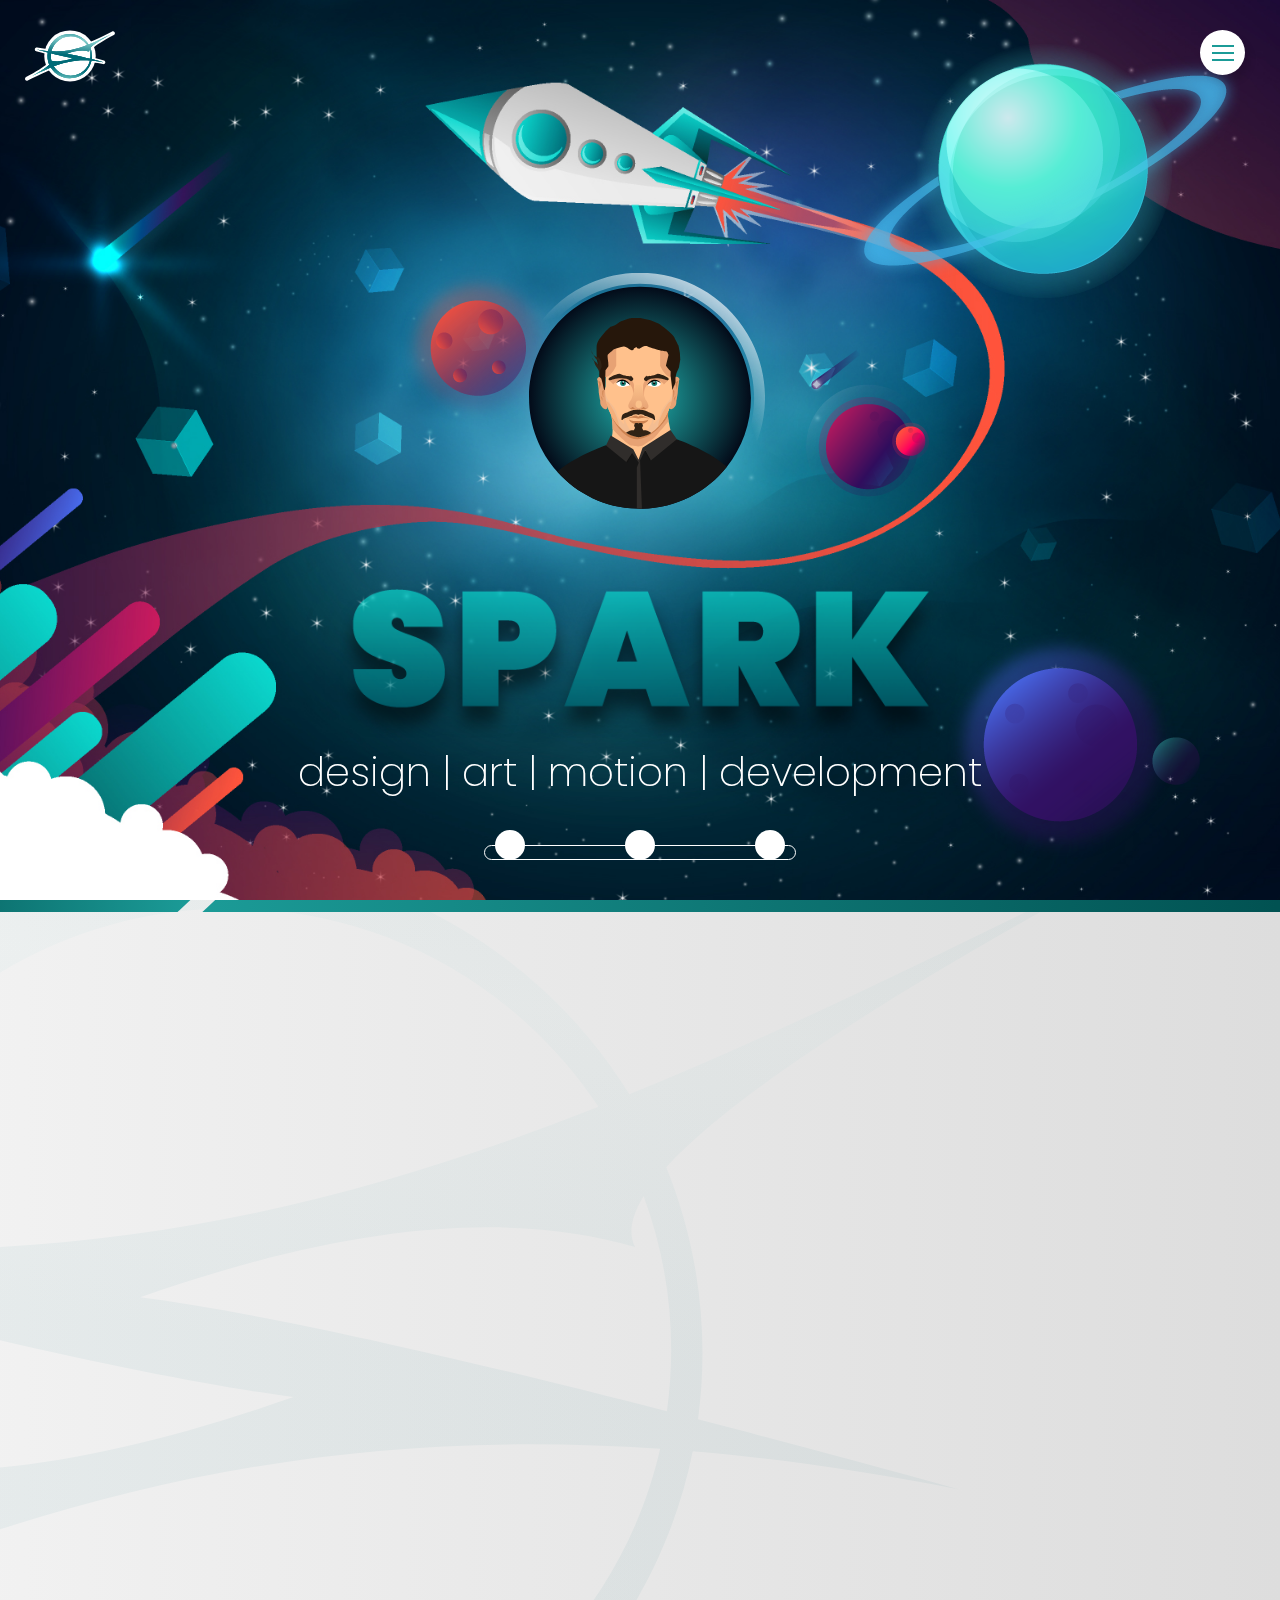
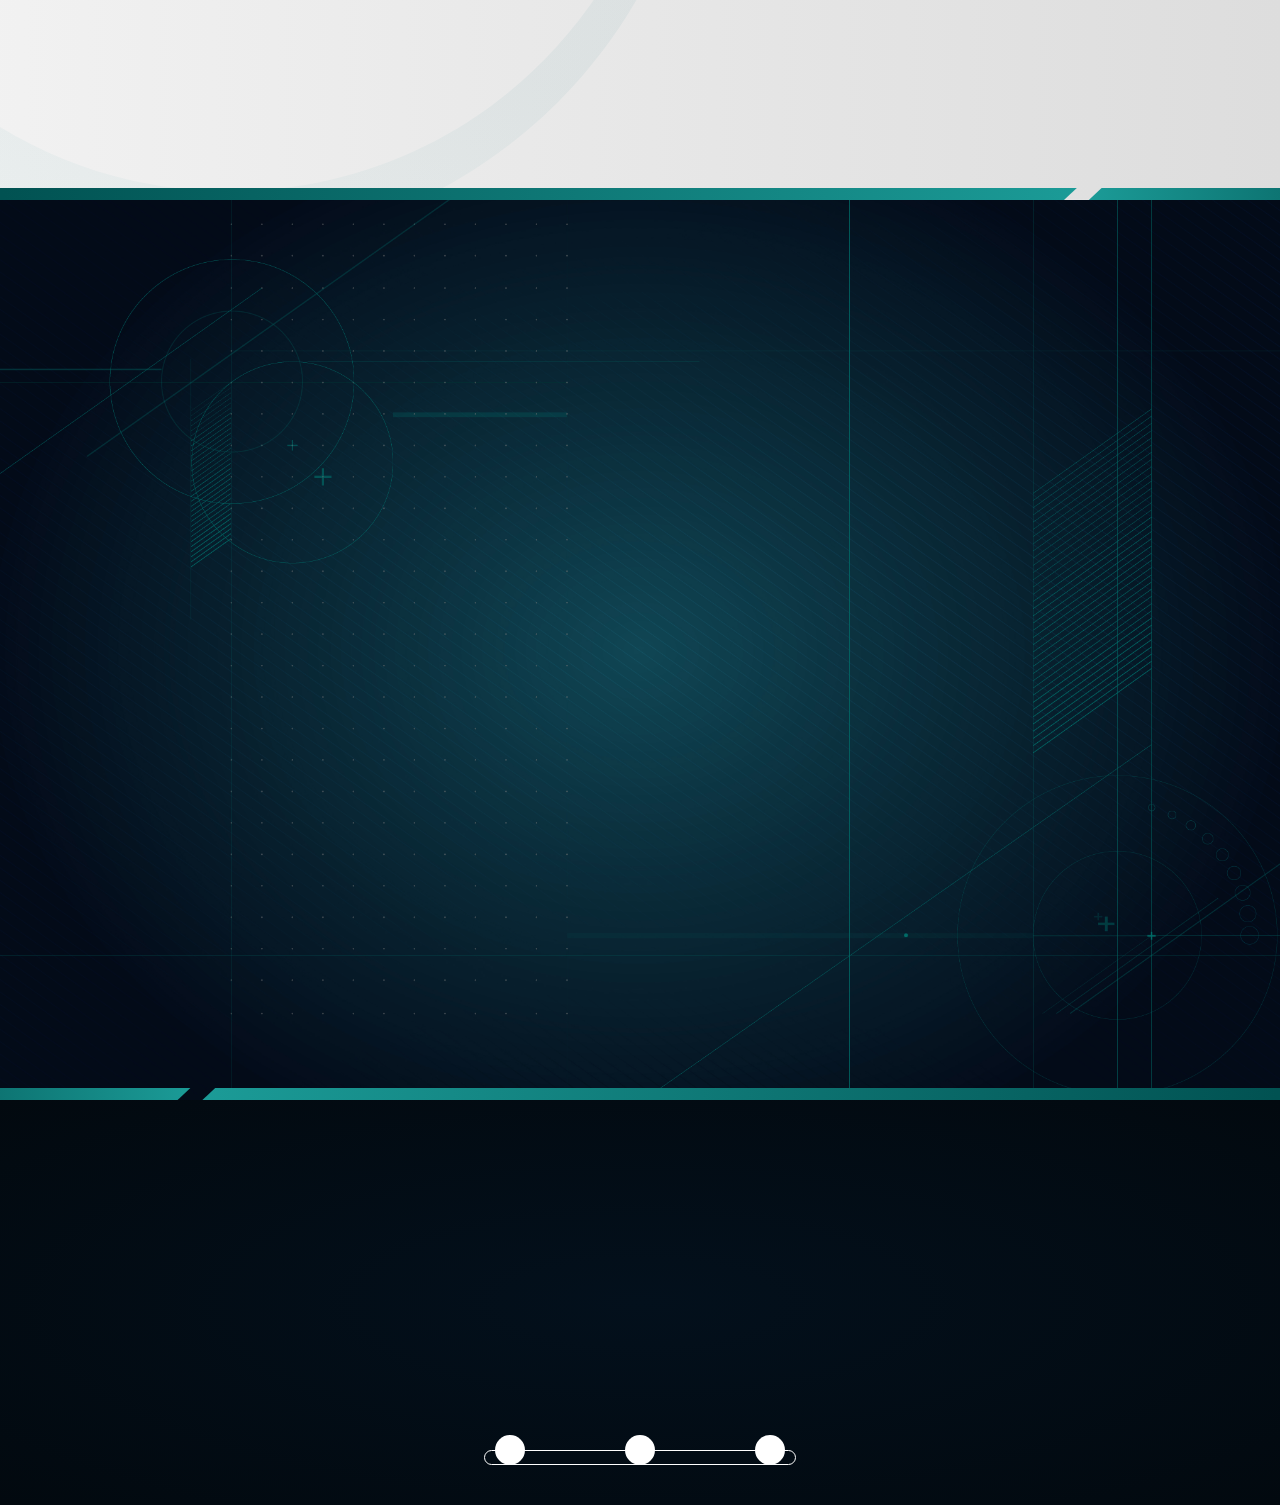
<file: index.html>
<!DOCTYPE html>
<html lang="en" dir="ltr">

<head>
  <link rel="shortcut icon" href="img/favicon.png" type="image/x-icon">
  <meta charset="utf-8">
  <meta name="viewport" content="width=device-width, initial-scale=1.0">
  <meta http-equiv="X-UA-Compatible" content="IE=edge">
  <title>Spark Portfolio</title>
  <meta property="og:image" content="img/meta.jpg">
  <meta property="og:image:type" content="image/jpeg">
  <meta property="og:image:width" content="200">
  <meta property="og:image:height" content="200">
  <!-- Font Awesome -->
  <link rel="stylesheet" href="https://use.fontawesome.com/releases/v5.6.3/css/all.css"
    integrity="sha384-UHRtZLI+pbxtHCWp1t77Bi1L4ZtiqrqD80Kn4Z8NTSRyMA2Fd33n5dQ8lWUE00s/" crossorigin="anonymous">
  <!-- Google Fonts -->
  <link
    href="https://fonts.googleapis.com/css?family=Poppins:100,100i,200,200i,300,300i,400,400i,500,500i,600,600i,700,700i,800,800i,900,900i"
    rel="stylesheet">
  <!-- CSS stles and JS-->
  <link href="https://unpkg.com/aos@2.3.1/dist/aos.css" rel="stylesheet">
  <link rel="stylesheet" href="css/circliful.css">
  <link rel="stylesheet" href="main-styles.css">
  <script src="https://ajax.googleapis.com/ajax/libs/jquery/1.11.3/jquery.min.js"></script>
  <script src="js/circliful.js" charset="utf-8"></script>


</head>

<body>
  <!-- Home screen -->
  <section id="sp-home-screen">
    <div class="home-screen_wrap">
      <header>
        <div class="navigation-data">
          <input type="checkbox" class="navigation_checkbox" id="navi-toggle">
          <label for="navi-toggle" class="navigation_button"> <span class="navi-icon">&nbsp</span> </label>
          <div class="navigation_background"></div>

          <nav class="navigation-lg navigation-sm">
            <ol class="nav-lg navigation_list">
              <li class="navigation_item">
                <div class="nav-circle navigation_circle"><a href="#sp-home-screen"
                    class="nav-circle_text navigation_link">HOME</a><img src="img/home-ico.svg"
                    alt="Homescreen Section Icon" class="nav-circle_icon navigation_img"></div>
              </li>
              <li class="navigation_item">
                <div class="nav-circle navigation_circle"><a href="pages/art.html"
                    class="nav-circle_text navigation_link">ART</a><img src="img/art-ico.svg" alt="Art Page Icon"
                    class="nav-circle_icon navigation_img"></div>
              </li>
              <li class="navigation_item">
                <div class="nav-circle navigation_circle"><a href="pages/design.html"
                    class="nav-circle_text navigation_link">DESIGN</a> <img src="img/design-ico.svg"
                    alt="Design Page Icon" class="nav-circle_icon navigation_img"></div>
              </li>
              <li class="navigation_item">
                <div class="nav-circle navigation_circle"><a href="pages/photo.html"
                    class="nav-circle_text navigation_link">PHOTO</a><img src="img/photo-ico.svg" alt="Photo Page Icon"
                    class="nav-circle_icon navigation_img"></div>
              </li>
              <li class="navigation_item">
                <div class="nav-circle navigation_circle"><a href="pages/video.html"
                    class="nav-circle_text navigation_link">VIDEO</a><img src="img/video-ico.svg" al="Video Page Icon"
                    class="nav-circle_icon navigation_img"></div>
              </li>
              <li class="navigation_item non">
                <div class="nav-circle navigation_circle"><a href="#sp-about-me"
                    class="nav-circle_text navigation_link">ABOUT ME</a><img src="img/about-ico.svg"
                    alt="About Me Section Icon" class="nav-circle_icon navigation_img"></div>
              </li>
              <li class="navigation_item non">
                <div class="nav-circle navigation_circle"><a href="#sp-skill"
                    class="nav-circle_text navigation_link">SKILLS</a><img src="img/skill-ico.svg"
                    alt="Skill Sectione Icon" class="nav-circle_icon navigation_img"></div>
              </li>
              <li class="navigation_item non">
                <div class="nav-circle navigation_circle"><a href="#sp-contact"
                    class="nav-circle_text navigation_link">CONTACTS</a><img src="img/contact-ico.svg"
                    alt="Conteact Section Icon" class="nav-circle_icon navigation_img"></div>
              </li>
            </ol>
          </nav>
        </div>
        <a href="index.html"><img class="logo logo-sm" src="img/spark-logo.svg" alt="Spark Logo Icon"></a>
      </header>
      <main>
        <div class="planet-container">
          <img class="planet-blue" src="img/planet-blue.png" alt="Planet Blue">
          <img class="planet-mag" src="img/planet-mag.png" alt="Planet Magenta">
          <img class="planet-ora" src="img/planet-ora.png" alt="Planet Orange">
          <img class="planet-purp" src="img/planet-purp.png" alt="Planet Purple">
        </div>
        <div class="homeicon">
          <img class="homeicon_flat" src=img/home-logo.svg alt="Spark Flat Icon" data-aos="zoom-in" data-aos-delay="50"
            data-aos-duration="1000">
          <img class="homeicon_title" src="img/home-title.png" alt="Spark Titile" data-aos="fade-up" data-aos-delay="50"
            data-aos-duration="1500">
          <h1 data-aos-delay="150" data-aos-duration="1700" data-aos="fade-up">design | art | motion | development</h1>
        </div>

        <div class="sm-bar_wrap">
          <ul class="sm-bar">
            <li class="sm-bar_link"><a class="sm-bar_elemnet" href="https://www.facebook.com/SpArKtheFreshMaker"><i
                  class="fab fa-facebook-f"></i></a></li>
            <li class="sm-bar_link"><a class="sm-bar_elemnet"
                href="https://www.youtube.com/channel/UCKtTL_YHnjQMmNHfBBHjHHA?view_as=subscriber"><i
                  class="fab fa-youtube"></a></i></li>
            <li class="sm-bar_link"><a class="sm-bar_elemnet" href="https://www.instagram.com/spark_visualart/?hl=en"><i
                  class="fab fa-instagram"></a></i></li>
          </ul>
        </div>

    </div>
  </section>

  <!-- About me -->
  <section id="sp-about-me">
    <div class="about_wrap">
      <div class="about_element-t"></div>
      <d iv class="about_container">
        <div class="about-top-row">

          <div class="about-col colr" data-aos-offset="80" data-aos="fade-right" data-aos-delay="70"
            data-aos-duration="1500">
            <img src="img/about-img.svg" alt="Spark Logo Text Decoration" class="about_img">
          </div>

          <div class="about-col">
            <div class="about-text_cont">
              <h2 class="about_text" data-aos-offset="30" data-aos-delay="20" data-aos-duration="1500"
                data-aos="fade-up"> HOW DID I GET HERE?</h2>
              <div class="about-text_par" data-aos-offset="15" data-aos-delay="50" data-aos-duration="1500"
                data-aos="fade-up">
                <p>When I was a little kid whenever somebody asked me: "What do you want to be when you grow up?",
                  with a glare in eyes, my answer would be: "I want to be an astronaut, to explore the unexplored,
                  to see the unseen discover new shapes and creatures".
                  Growing up reality hit me and quickly I realized that's not a possibility with the technology
                  we have. However, I never gave up hope and soon I discovered my ability to draw and that you don't
                  need to travel vast distances to visit strange worlds when you can create your own.
                  Using creativity and imagination, complemented with the abilities I've learned through the years
                  I can create my own world or bring to life worlds of others, and you can see the glare in the eyes
                  again doing this.</p>
                <br>
                <p>It all started with drawing. Cartoon characters were first, I loved redrawing characters
                  from TV or games and creating my own, then graffiti came I improved my work and style,
                  then a realization came that I want to create for the rest of my life, and I needed to make a living
                  out of this.
                  In my mind, only viable way to do it was design, so I started learning that. Throughout the process of
                  learning, I was introduced to compositions and color theory, throughout that photography became a
                  passion of mine,
                  with that came videography and brought all the magic of it. However, my dream of creating and
                  visiting strange world was supercharged when I got into motion graphics and animation,
                  worlds came to life. Most recently I learned coding and development, so now my worlds had a function.
                </p>
                <br>
                <p>Be my guest, wisit and explore my worlds through this website.</p>
              </div>
            </div>
          </div>
        </div>

        <div class="about_bott-wrap" data-aos-offset="30" data-aos-delay="20" data-aos-duration="1500"
          data-aos="fade-up">

          <a href="pages/art.html">ART</a>

          <a href="pages/design.html">DESIGN</a>

          <a href="pages/photo.html">PHOTO</a>

          <a href="pages/video.html">VIDEO</a>

        </div>

        <div class="about_element-b"></div>
    </div>




  </section>


  <!-- Skills section -->
  <section id="sp-skill">
    <div class="skill-wrap">

      <div class="skill-ver-col">
        <!-- Top text part -->
        <div class="skill-top-text" data-aos="zoom-in-up">
          <h2>SKILLS 'N' STUFF</h2>
          <div class="skill-text-wr" data-aos-duration="800" data-aos="fade-up">
            <p>Creativity and curiosity led me to practice and evolve my skills in traditional sketching, drawing and
              painting.
              Eventually, I transferred to digital as I started doing design. As my knowledge and understanding of
              composition, fonts and color theory grew I developed skills in photo and raster manipulation, vector
              drawing,
              image and color correction, video editing, audio engineering, motion design, animation, etc.
              I chose to focus my learning to industry's golden standard
              ADOBE CREATIVE SUITE with its various programs for applied use of those skills. </p>
            <br>
            <p>Also learning to use a couple of programs outside of that standard like CorelDraw, Animate Studio, Sony
              Vegas Pro...
              <br>
              As an extension of my creativity, I learned how to code, mainly focusing on web development area of
programming...</p>
          </div>
        </div>

        <!-- Adobe skills -->
        <div class="skill-prog" data-aos="fade-up" data-aos-offset="200" data-aos-delay="50" data-aos-duration="800">
          <div class="skill-prog-row">
            <div class="skill-circ ps">
              <div id="photoshop"></div>
            </div>
            <div class="skill-circ lr">
              <div id="lightroom"></div>
            </div>
            <div class="skill-circ ai">
              <div id="illustrator"></div>
            </div>
            <div class="skill-circ an">
              <div id="animate"></div>
            </div>
            <div class="skill-circ au">
              <div id="audition"></div>
            </div>
            <div class="skill-circ ae">
              <div id="aftereffect"></div>
            </div>
            <div class="skill-circ pr">
              <div id="premierpro"></div>
            </div>
          </div>
        </div>

        <!-- Program  languages -->
        <div class="skill-lang">
          <h3 data-aos="fade-up" data-aos-offset="200" data-aos-delay="50" data-aos-duration="800">PROGRAMMING LANGUAGES
          </h3>
          <div data-aos="fade-up" data-aos-offset="130" data-aos-offset="200" data-aos-delay="50"
            data-aos-duration="800" class="skill-lang-ico">
            <img src="img/html-icon.svg" alt="HTML Skill Icon" class="skill-lang-img">
            <img src="img/css-icon.svg" alt="CSS Skill Icon" class="skill-lang-img">
            <img src="img/js-icon.svg" alt="JavaScript Skill Icon" class="skill-lang-img">
          </div>
          <p data-aos="fade-up" data-aos-offset="10" data-aos-delay="50" data-aos-duration="1500">
            Work usually speaks for itself so please be my guest and explore one of portfolios galleries in the sidebar.
            <br>
            If you are interested in my full education and work experience you can download my full CV at the link below.
          </p>
        </div>
        <a data-aos="fade-up" data-aos-offset="10" data-aos-offset="1500" data-aos-delay="50" data-aos-duration="800"
          href="img/Stefan-Jovanovic-CV.pdf"><strong>CV Stefan Jovanovic Spark <i
              class="fas fa-angle-down"></i></strong></a>
      </div>
      <div class="skill_element-b"></div>
    </div>


  </section>
  </main>
  <!-- Contact section -->
  <footer id="sp-contact">
    <div class="contact-wrap">
      <div data-aos="zoom-in" data-aos-delay="20" data-aos-duration="1000" class="cont-logo"></div>
      <h4 class="cont-text" data-aos-offset="20" data-aos="fade-right" data-aos-delay="70" data-aos-duration="1500">
        e-mail: <strong>madsparkvisuals@gmail.com</strong> | tel: <strong>+311 (0)60 62 190 14</strong></h4>
      <div class="cont-soc">
        <div class="sm-bar_wrap">
          <ul class="sm-bar">
            <li class="sm-bar_link"><a class="sm-bar_elemnet" href="https://www.facebook.com/SpArKtheFreshMaker"><i
                  class="fab fa-facebook-f"></i></a></li>
            <li class="sm-bar_link"><a class="sm-bar_elemnet"
                href="https://www.youtube.com/channel/UCKtTL_YHnjQMmNHfBBHjHHA?view_as=subscriber"><i
                  class="fab fa-youtube"></a></i></li>
            <li class="sm-bar_link"><a class="sm-bar_elemnet" href="https://www.instagram.com/spark_visualart/?hl=en"><i
                  class="fab fa-instagram"></a></i></li>
          </ul>
        </div>
      </div>
    </div>
  </footer>

  <!-- Scripts -->
  <script src="https://unpkg.com/aos@2.3.1/dist/aos.js"></script>
  <script src="js/main.js" charset="utf-8"></script>

</body>

</html>
</file>
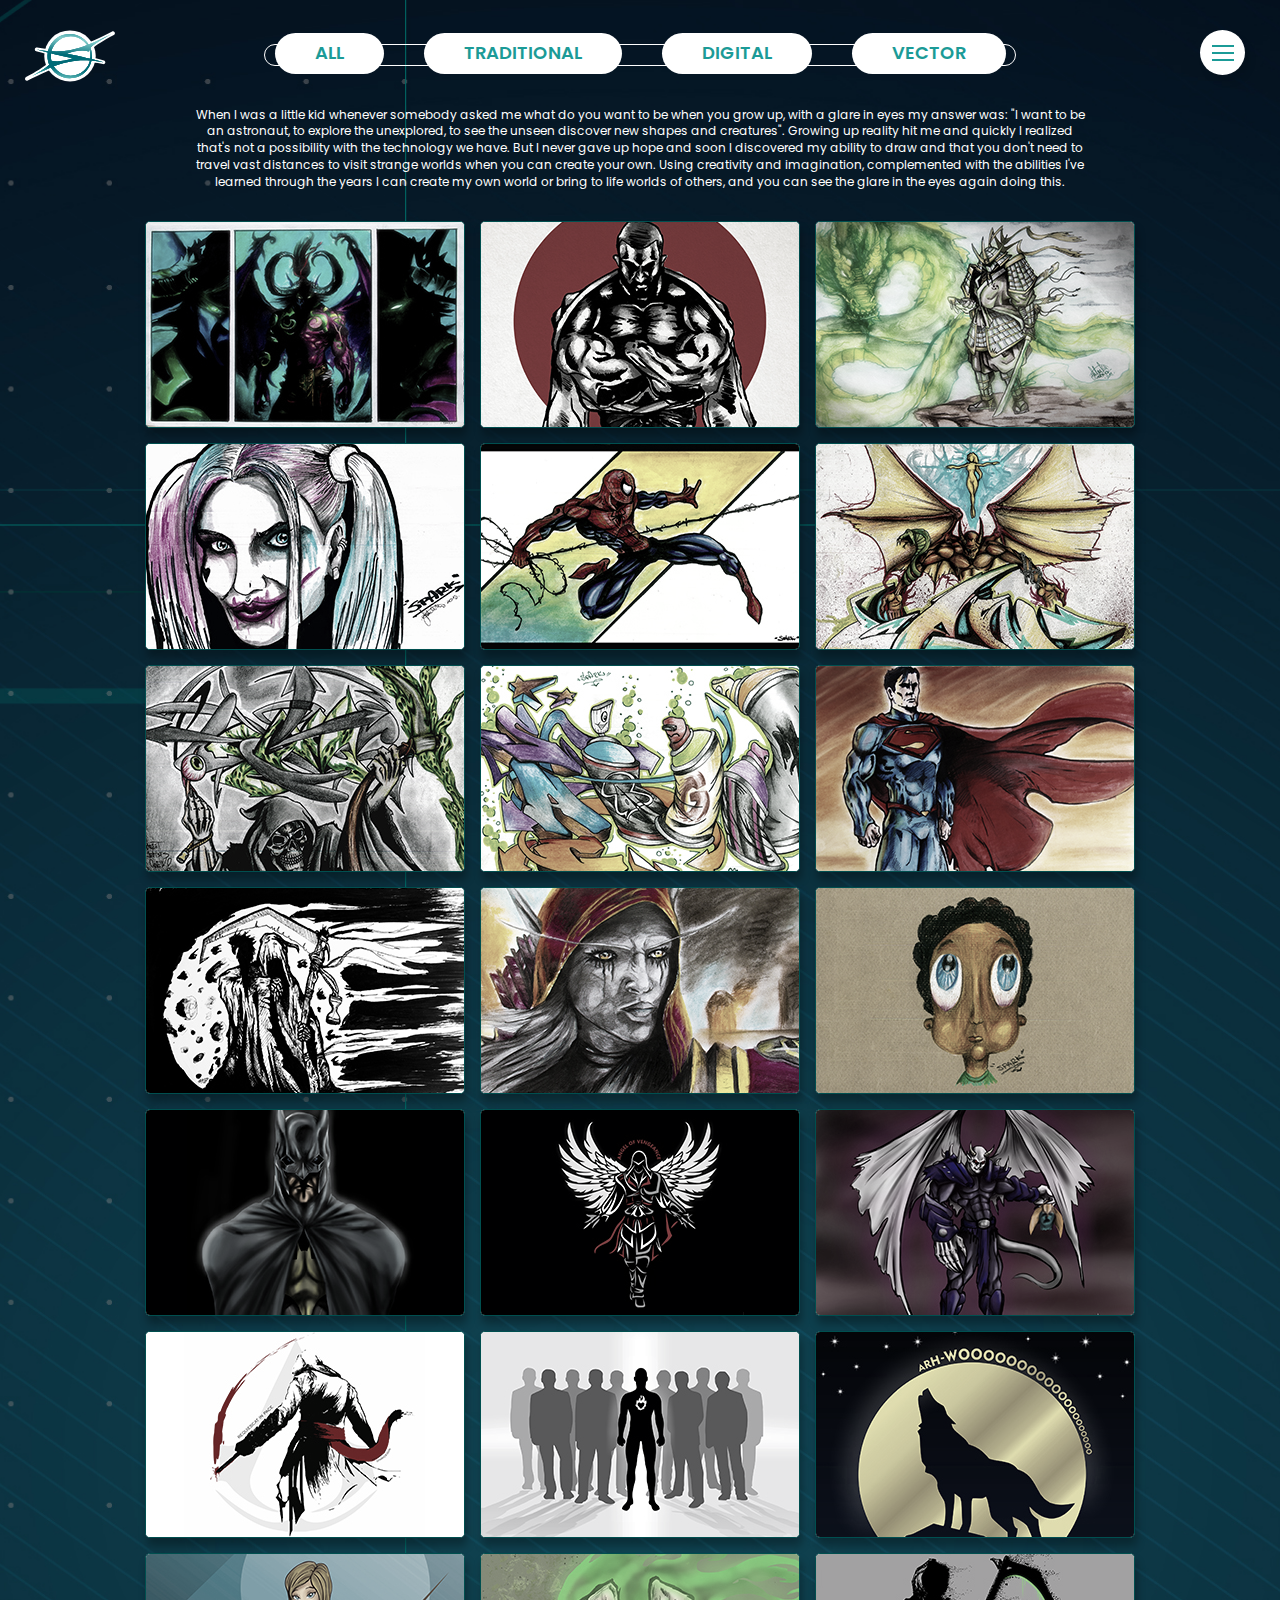
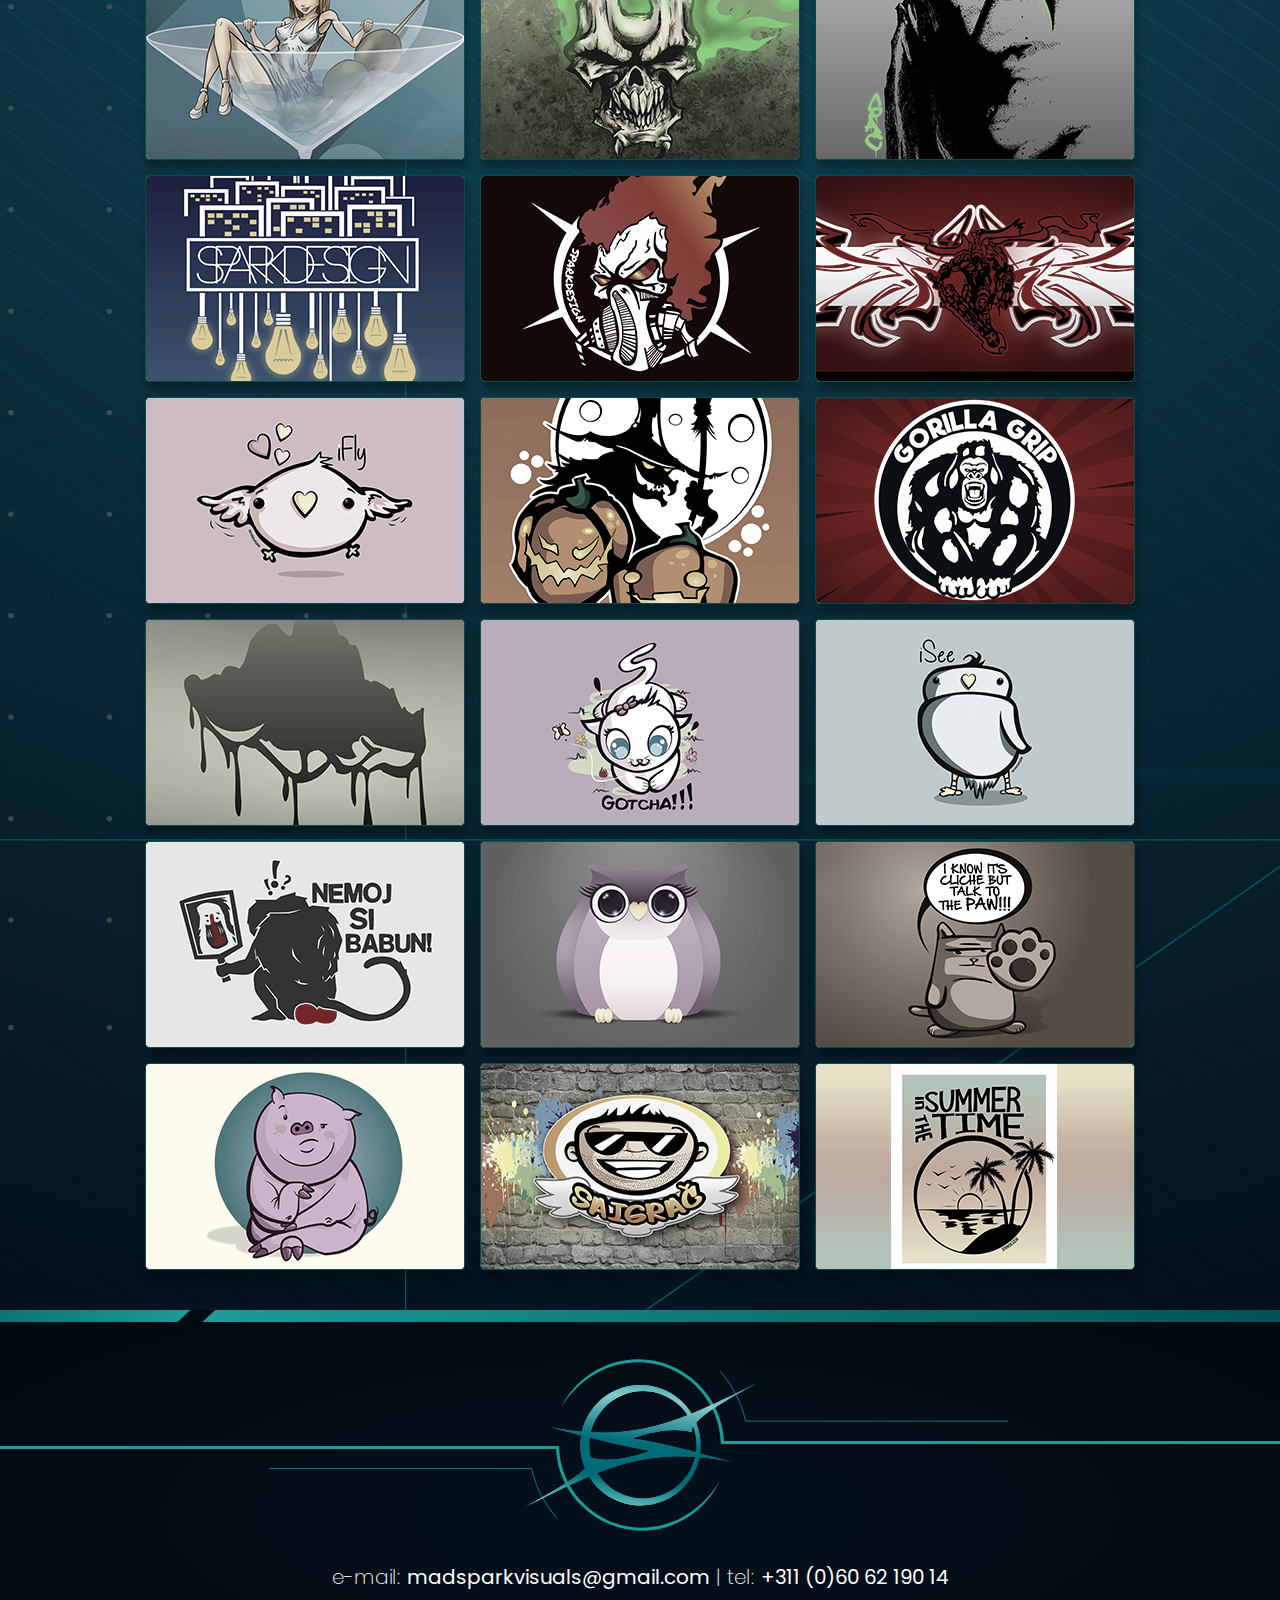
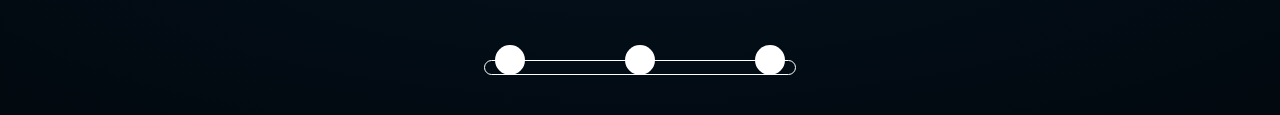
<file: pages/art.html>
<!DOCTYPE html>
<html lang="en" dir="ltr">

<head>
  <meta charset="utf-8">
  <link rel="shortcut icon" href="../img/favicon.png" type="image/x-icon">
  <meta charset="utf-8">
  <meta name="viewport" content="width=device-width, initial-scale=1.0">
  <meta http-equiv="X-UA-Compatible" content="IE=edge">
  <title>Art Spark Portfolio</title>
  <!-- Font Awesome -->
  <link rel="stylesheet" href="https://use.fontawesome.com/releases/v5.6.3/css/all.css"
    integrity="sha384-UHRtZLI+pbxtHCWp1t77Bi1L4ZtiqrqD80Kn4Z8NTSRyMA2Fd33n5dQ8lWUE00s/" crossorigin="anonymous">
  <!-- Google Fonts -->
  <link
    href="https://fonts.googleapis.com/css?family=Poppins:100,100i,200,200i,300,300i,400,400i,500,500i,600,600i,700,700i,800,800i,900,900i"
    rel="stylesheet">
  <!-- CSS stles and JS-->
  <link href="https://unpkg.com/aos@2.3.1/dist/aos.css" rel="stylesheet">
  <link rel="stylesheet" href="../main-styles.css">
  <link rel="stylesheet" href="../css/pages-styles.css">
  <link rel="stylesheet" href="../css/simplelightbox.css">


</head>

<body>
  <div class="art-page_wrap">
    <header>
      <div class="navigation-data">
        <input type="checkbox" class="navigation_checkbox" id="navi-toggle">
        <label for="navi-toggle" class="navigation_button"> <span class="navi-icon">&nbsp</span> </label>
        <div class="navigation_background"></div>

        <nav class="navigation-pg-lg navigation-pg-sm">
          <ol class="nav-lg navigation_list">
            <li class="navigation_item">
              <div class="nav-circle navigation_circle"><a href="../index.html"
                  class="nav-circle_text navigation_link">HOME</a><img src="../img/home-ico.svg"
                  alt="Homescreen Section Icon" class="nav-circle_icon navigation_img"></div>
            </li>
            <li class="navigation_item">
              <div class="nav-circle navigation_circle"><a href="../pages/art.html"
                  class="nav-circle_text navigation_link">ART</a><img src="../img/art-ico.svg" alt="Art Page Icon"
                  class="nav-circle_icon navigation_img"></div>
            </li>
            <li class="navigation_item">
              <div class="nav-circle navigation_circle"><a href="../pages/design.html"
                  class="nav-circle_text navigation_link">DESIGN</a> <img src="../img/design-ico.svg"
                  alt="Design Page Icon" class="nav-circle_icon navigation_img"></div>
            </li>
            <li class="navigation_item">
              <div class="nav-circle navigation_circle"><a href="../pages/photo.html"
                  class="nav-circle_text navigation_link">PHOTO</a><img src="../img/photo-ico.svg" alt="Photo Page Icon"
                  class="nav-circle_icon navigation_img"></div>
            </li>
            <li class="navigation_item">
              <div class="nav-circle navigation_circle"><a href="../pages/video.html"
                  class="nav-circle_text navigation_link">VIDEO</a><img src="../img/video-ico.svg" al="Video Page Icon"
                  class="nav-circle_icon navigation_img"></div>
            </li>
            <li class="navigation_item non">
              <div class="nav-circle navigation_circle"><a href="#sp-contact-pg"
                  class="nav-circle_text navigation_link">CONTACTS</a><img src="../img/contact-ico.svg"
                  alt="Conteact Section Icon" class="nav-circle_icon navigation_img"></div>
            </li>
          </ol>
        </nav>
      </div>
      <a href="../index.html"><img class="logo logo-sm" src="../img/spark-logo.svg" alt="Spark Logo Icon"></a>
    </header>
    <main>

      <div class="gallery_container">
        <div class="gallery_content">
          <ul>
            <li class="current" id="all">ALL</li>
            <li id="traditional">TRADITIONAL</li>
            <li id="digital">DIGITAL</li>
            <li id="vector">VECTOR</li>
          </ul>
          <div class="gallery-bg_line"></div>
          <p>When I was a little kid whenever somebody asked me what do you want to be when you grow up,
            with a glare in eyes my answer was: "I want to be an astronaut, to explore the unexplored,
            to see the unseen discover new shapes and creatures".
            Growing up reality hit me and quickly I realized that's not a possibility with the technology
            we have. But I never gave up hope and soon I discovered my ability to draw and that you don't
            need to travel vast distances to visit strange worlds when you can create your own.
            Using creativity and imagination, complemented with the abilities I've learned through the years
            I can create my own world or bring to life worlds of others, and you can see the glare in the eyes
            again doing this.</p>
          <div class="filter gallery">

            <div class="item" data-food="traditional">
              <a href=../img/cont-img/traditional/001illidan.jpg> <img
                src="../img/cont-img/traditional/thumbs/001illidan.jpg" alt="Illidan WoW Traditional Art"
                title="WoW Demonhunter Illidan Stormrage - 2018"></a>
            </div>
            <div class="item" data-food="traditional">
              <a href=../img/cont-img/traditional/002fitness-roninn.jpg> <img
                src="../img/cont-img/traditional/thumbs/002fitness-roninn.jpg" alt="Fitness Ronin Traditional Art"
                title="Andro Fitness Ronin - 2017"></a>
            </div>
            <div class="item" data-food="traditional">
              <a href=../img/cont-img/traditional/003jade-warrior.jpg> <img
                src="../img/cont-img/traditional/thumbs/003jade-warrior.jpg"
                alt="Samurai Jade Warrior Dragon Traditional Art" title="Samurai Jade Dragon Warrior - 2019"></a>
            </div>
            <div class="item" data-food="traditional">
              <a href=../img/cont-img/traditional/004harly-queen.jpg> <img
                src="../img/cont-img/traditional/thumbs/004harly-queen.jpg" alt="Harley Quinn Traditional Art"
                title="Harley Quinn - 2018"></a>
            </div>

            <div class="item" data-food="traditional">
              <a href=../img/cont-img/traditional/006spiderman.jpg> <img
                src="../img/cont-img/traditional/thumbs/006spiderman.jpg" alt="Spiderman Artwork Traditional Art"
                title="Spiderman -2018"></a>
            </div>
            <div class="item" data-food="traditional">
              <a href=../img/cont-img/traditional/005devilman.jpg> <img
                src="../img/cont-img/traditional/thumbs/005devilman.jpg" alt="Devil Angel Graffiti Traditional Art"
                title="Devil Angel Graffiti - 2015"></a>
            </div>
            <div class="item" data-food="traditional">
              <a href=../img/cont-img/traditional/007soul-reaper.jpg> <img
                src="../img/cont-img/traditional/thumbs/007soul-reaper.jpg" alt="Soul Reaper Traditional Art"
                title="Soul Reaper Graffiti- 2014"></a>
            </div>
            <div class="item" data-food="traditional">
              <a href=../img/cont-img/traditional/008montanaz.jpg> <img
                src="../img/cont-img/traditional/thumbs/008montanaz.jpg"
                alt="Montana Character Graffiti Traditional Art" title="Montana Graffiti - 2012"></a>
            </div>

            <div class="item" data-food="traditional">
              <a href=../img/cont-img/traditional/009superman.jpg> <img
                src="../img/cont-img/traditional/thumbs/009superman.jpg" alt="Superman Hope Traditional Art"
                title="Hope Superman - 2018"></a>
            </div>
            <div class="item" data-food="traditional">
              <a href=../img/cont-img/traditional/010night-reaper.jpg> <img
                src="../img/cont-img/traditional/thumbs/010night-reaper.jpg" alt="Moon Night Reaper Traditional Art"
                title="Moon Night Reaper - 2019"></a>
            </div>
            <div class="item" data-food="traditional">
              <a href=../img/cont-img/traditional/011sylvanas.jpg> <img
                src="../img/cont-img/traditional/thumbs/011sylvanas.jpg" alt="WoW Sylvanas Windrunner Traditional Art"
                title="For the Horde Sylvanas Windrunner - 2017"></a>
            </div>
            <div class="item" data-food="traditional">
              <a href=../img/cont-img/traditional/012kid.jpg> <img src="../img/cont-img/traditional/thumbs/012kid.jpg"
                alt="Poor Kid Traditional Art" title="Kid - 2017"></a>
            </div>

            <div class="item" data-food="digital">
              <a href=../img/cont-img/digital/001batman.jpg> <img src="../img/cont-img/digital/thumbs/001batman-.jpg"
                alt="Batman Digital Art Digital Artwork" title="Batman Digital Art - 2014"></a>
            </div>
            <div class="item" data-food="digital">
              <a href=../img/cont-img/digital/002ac-angel.jpg> <img src="../img/cont-img/digital/thumbs/002ac-angel.jpg"
                alt="Assassins Creed Angel of Vengeance Digital Artwork"
                title="Assassins Creed Angel of Vengeance - 2017"></a>
            </div>
            <div class="item" data-food="digital">
              <a href=../img/cont-img/digital/003balanar-dota.jpg> <img
                src="../img/cont-img/digital/thumbs/003balanar-dota.jpg" alt="DOTA Balanar Digital Artwork"
                title="DOTA Hero Balanar - 2014"></a>
            </div>
            <div class="item" data-food="digital">
              <a href=../img/cont-img/digital/004ac-blood.jpg> <img src="../img/cont-img/digital/thumbs/004ac-blood.jpg"
                alt="Assassins Creed Blood Digital Artwork" title="Assassins Creed Blood - 2017"></a>
            </div>

            <div class="item" data-food="digital">
              <a href=../img/cont-img/digital/005individual.jpg> <img
                src="../img/cont-img/digital/thumbs/005individual.jpg" alt="Individual Soul Digital Artwork"
                title="Individual Soul - 2016"></a>
            </div>
            <div class="item" data-food="digital">
              <a href=../img/cont-img/digital/006big-bad-wolf.jpg> <img
                src="../img/cont-img/digital/thumbs/006big-bad-wolf.jpg" alt="Big Bad Wolf Digital Artwork"
                title="Big Bad Wolf - 2018"></a>
            </div>
            <div class="item" data-food="digital">
              <a href=../img/cont-img/digital/007teodora.jpg> <img src="../img/cont-img/digital/thumbs/007teodora.jpg"
                alt="Teodora Digital Artwork" title="Teodora Gift of God - 2015"></a>
            </div>
            <div class="item" data-food="digital">
              <a href=../img/cont-img/digital/008green-flame.jpg> <img
                src="../img/cont-img/digital/thumbs/008green-flame.jpg" alt="Green Flame Digital Artwork"
                title="Skull of Green Flame - 2018"></a>
            </div>

            <div class="item" data-food="digital">
              <a href=../img/cont-img/digital/009reaper.jpg> <img src="../img/cont-img/digital/thumbs/009reaper.jpg"
                alt="Grim Reaper Spark Digital Artwork" title="Neon Grim Reaper - 2016"></a>
            </div>
            <div class="item" data-food="digital">
              <a href=../img/cont-img/digital/010spark-city.jpg> <img
                src="../img/cont-img/digital/thumbs/010spark-city.jpg" alt="Spark City of Lights Digital Artwork"
                title="Spark Design/City of Light - 2017"></a>
            </div>
            <div class="item" data-food="digital">
              <a href=../img/cont-img/digital/011toxin.jpg> <img src="../img/cont-img/digital/thumbs/011toxin.jpg"
                alt="Flame Toxin Digital Artwork" title="Toxic Flame  - 2019"></a>
            </div>
            <div class="item" data-food="digital">
              <a href=../img/cont-img/digital/012war.jpg> <img src="../img/cont-img/digital/thumbs/012war.jpg"
                alt="Darksiders War Graffiti Digital Artwork" title="Darksider War Graffiti - 2015"></a>
            </div>

            <div class="item" data-food="vector">
              <a href=../img/cont-img/vector/001ifly.jpg> <img src="../img/cont-img/vector/thumbs/001ifly.jpg"
                alt="iFly Brid Vector Artwork" title="iFly - 2017"></a>
            </div>
            <div class="item" data-food="vector">
              <a href=../img/cont-img/vector/002holoween.jpg> <img src="../img/cont-img/vector/thumbs/002holoween.jpg"
                alt="Halloween Vector Artwork" title="Halloween - 2017"></a>
            </div>
            <div class="item" data-food="vector">
              <a href=../img/cont-img/vector/003gorila-grip.jpg> <img
                src="../img/cont-img/vector/thumbs/003gorila-grip.jpg" alt="Gorilla Grip Vector Artwork"
                title="Gorilla Grip - 2016"></a>
            </div>
            <div class="item" data-food="vector">
              <a href=../img/cont-img/vector/004face-of-sorrow.jpg> <img
                src="../img/cont-img/vector/thumbs/004face-of-sorrow.jpg" alt="Face of Sorrow Vector Artwork"
                title="Face of Sorrow - 2019"></a>
            </div>

            <div class="item" data-food="vector">
              <a href=../img/cont-img/vector/005gotcha.jpg> <img src="../img/cont-img/vector/thumbs/005gotcha.jpg"
                alt="Gotcha Cat Vector Artwork" title="Gotcha - 2016"></a>
            </div>
            <div class="item" data-food="vector">
              <a href=../img/cont-img/vector/006isee.jpg> <img src="../img/cont-img/vector/thumbs/006isee.jpg"
                alt="iSee Bird Vector Artwork" title="iSee - 2017"></a>
            </div>
            <div class="item" data-food="vector">
              <a href=../img/cont-img/vector/007nemo-si.jpg> <img src="../img/cont-img/vector/thumbs/007nemo-si.jpg"
                alt="Nemoj si Babun Vector Artwork" title="Dont be a Baboon - 2016"></a>
            </div>
            <div class="item" data-food="vector">
              <a href=../img/cont-img/vector/008mis-sovica.jpg> <img
                src="../img/cont-img/vector/thumbs/008mis-sovica.jpg" alt="MIS Sovica Graffiti Vector Artwork"
                title="Miss Owl - 2019"></a>
            </div>

            <div class="item" data-food="vector">
              <a href=../img/cont-img/vector/009paw.jpg> <img src="../img/cont-img/vector/thumbs/009paw.jpg"
                alt="Paw Spark Vector Artwork" title="Paw - 2016"></a>
            </div>
            <div class="item" data-food="vector">
              <a href=../img/cont-img/vector/010pigi.jpg> <img src="../img/cont-img/vector/thumbs/010pigi.jpg"
                alt="Miss Piggy Vector Artwork" title="Miss Piggy - 2019"></a>
            </div>
            <div class="item" data-food="vector">
              <a href=../img/cont-img/vector/011saigrac.jpg> <img src="../img/cont-img/vector/thumbs/011saigrac.jpg"
                alt="Saigrac Vector Artwork" title="Player - 2017"></a>
            </div>
            <div class="item" data-food="vector">
              <a href=../img/cont-img/vector/012summer-time.jpg> <img
                src="../img/cont-img/vector/thumbs/012summer-time.jpg" alt="in the Summer Time Vector Artwork"
                title="Summer Time - 2016"></a>
            </div>

          </div>
        </div>
      </div>
    </main>
  </div>

  <footer id="sp-contact-pg">
    <div class="contact-wrap">
      <div class="page_element-b"></div>
      <div class="cont-logo"></div>
      <h4 class="cont-text">e-mail: <strong>madsparkvisuals@gmail.com</strong> | tel: <strong>+311 (0)60 62 190
          14</strong></h4>
      <div class="cont-soc">
        <div class="sm-bar_wrap">
          <ul class="sm-bar">
            <li class="sm-bar_link"><a class="sm-bar_elemnet" href="https://www.facebook.com/SpArKtheFreshMaker"><i
                  class="fab fa-facebook-f"></i></a></li>
            <li class="sm-bar_link"><a class="sm-bar_elemnet"
                href="https://www.youtube.com/channel/UCKtTL_YHnjQMmNHfBBHjHHA?view_as=subscriber"><i
                  class="fab fa-youtube"></a></i></li>
            <li class="sm-bar_link"><a class="sm-bar_elemnet" href="https://www.instagram.com/spark_visualart/?hl=en"><i
                  class="fab fa-instagram"></a></i></li>
          </ul>
        </div>
      </div>
    </div>
  </footer>

  <script src="https://ajax.googleapis.com/ajax/libs/jquery/2.2.4/jquery.min.js"></script>
  <script src="https://unpkg.com/aos@2.3.1/dist/aos.js"></script>
  <script src="../js/simple-lightbox.js" type="text/javascript" charset="utf-8"></script>
  <script src="../js/pages.js" charset="utf-8"></script>
</body>

</html>
</file>
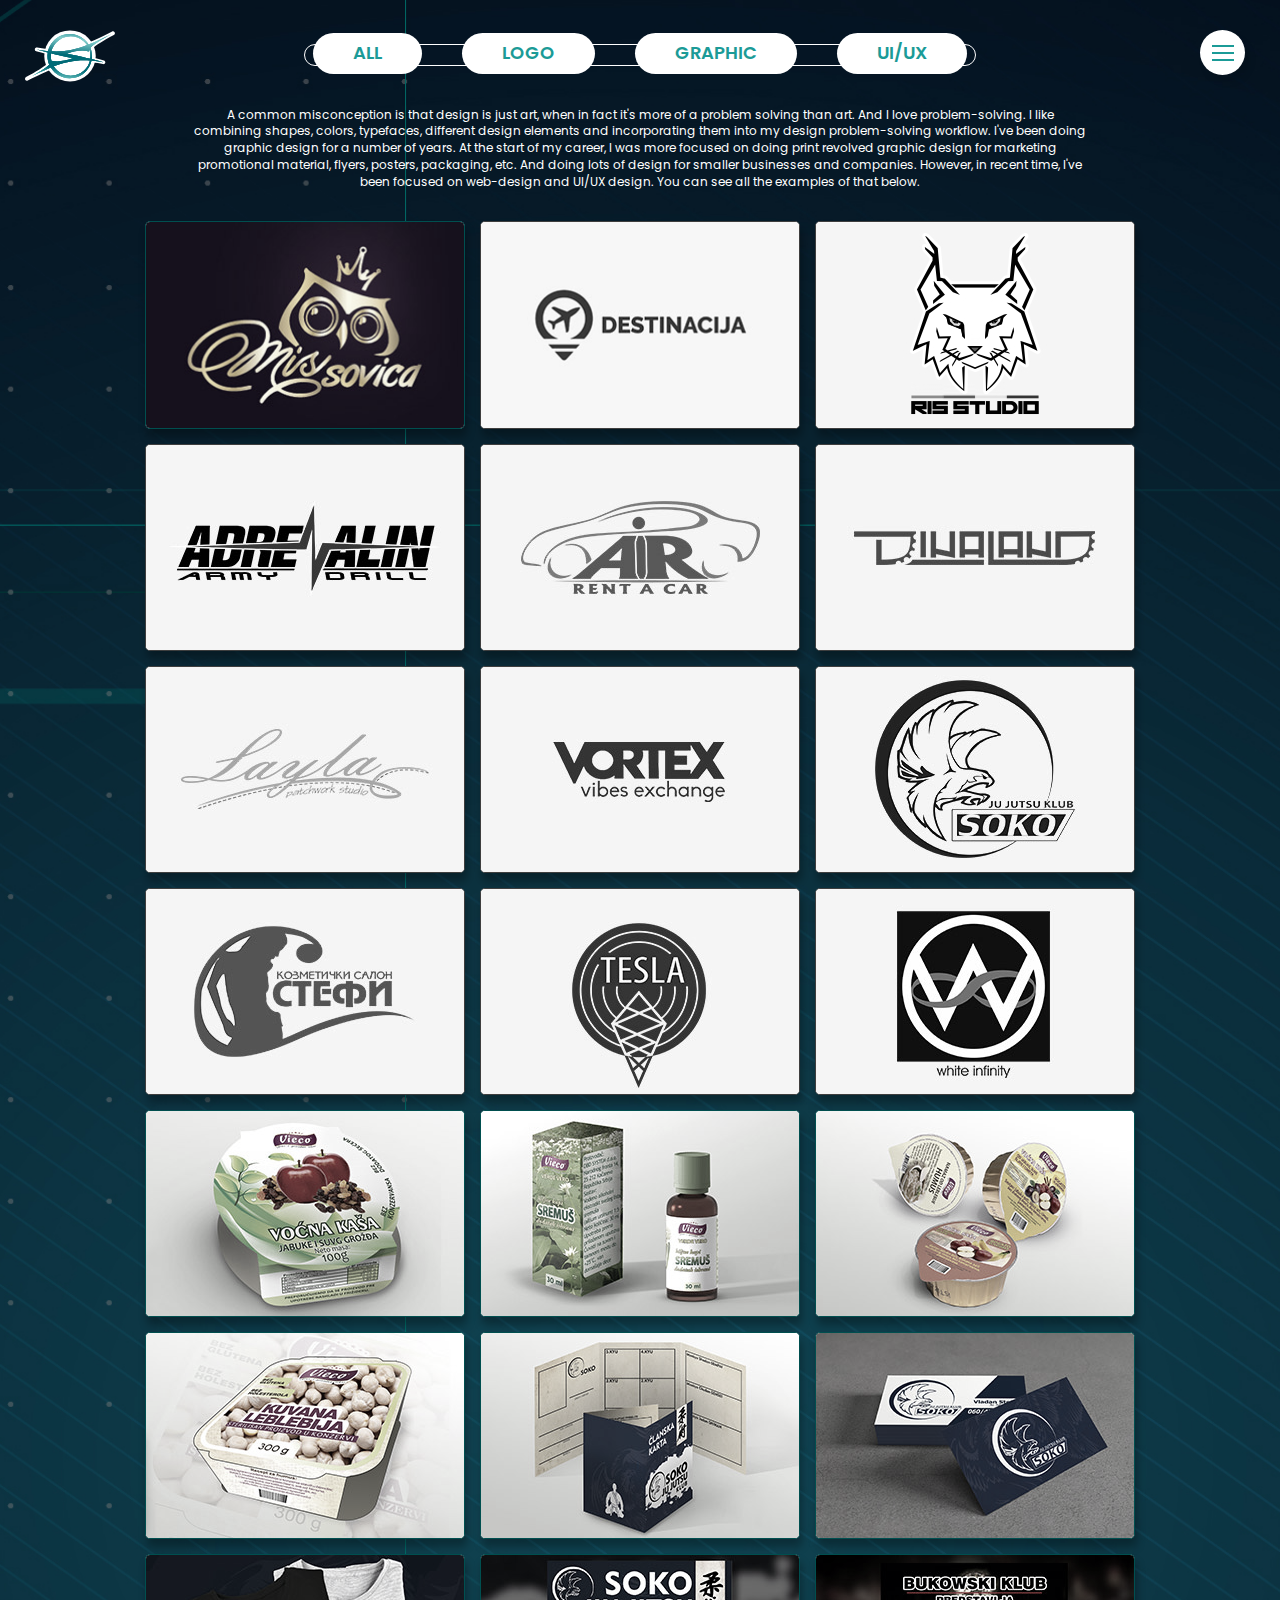
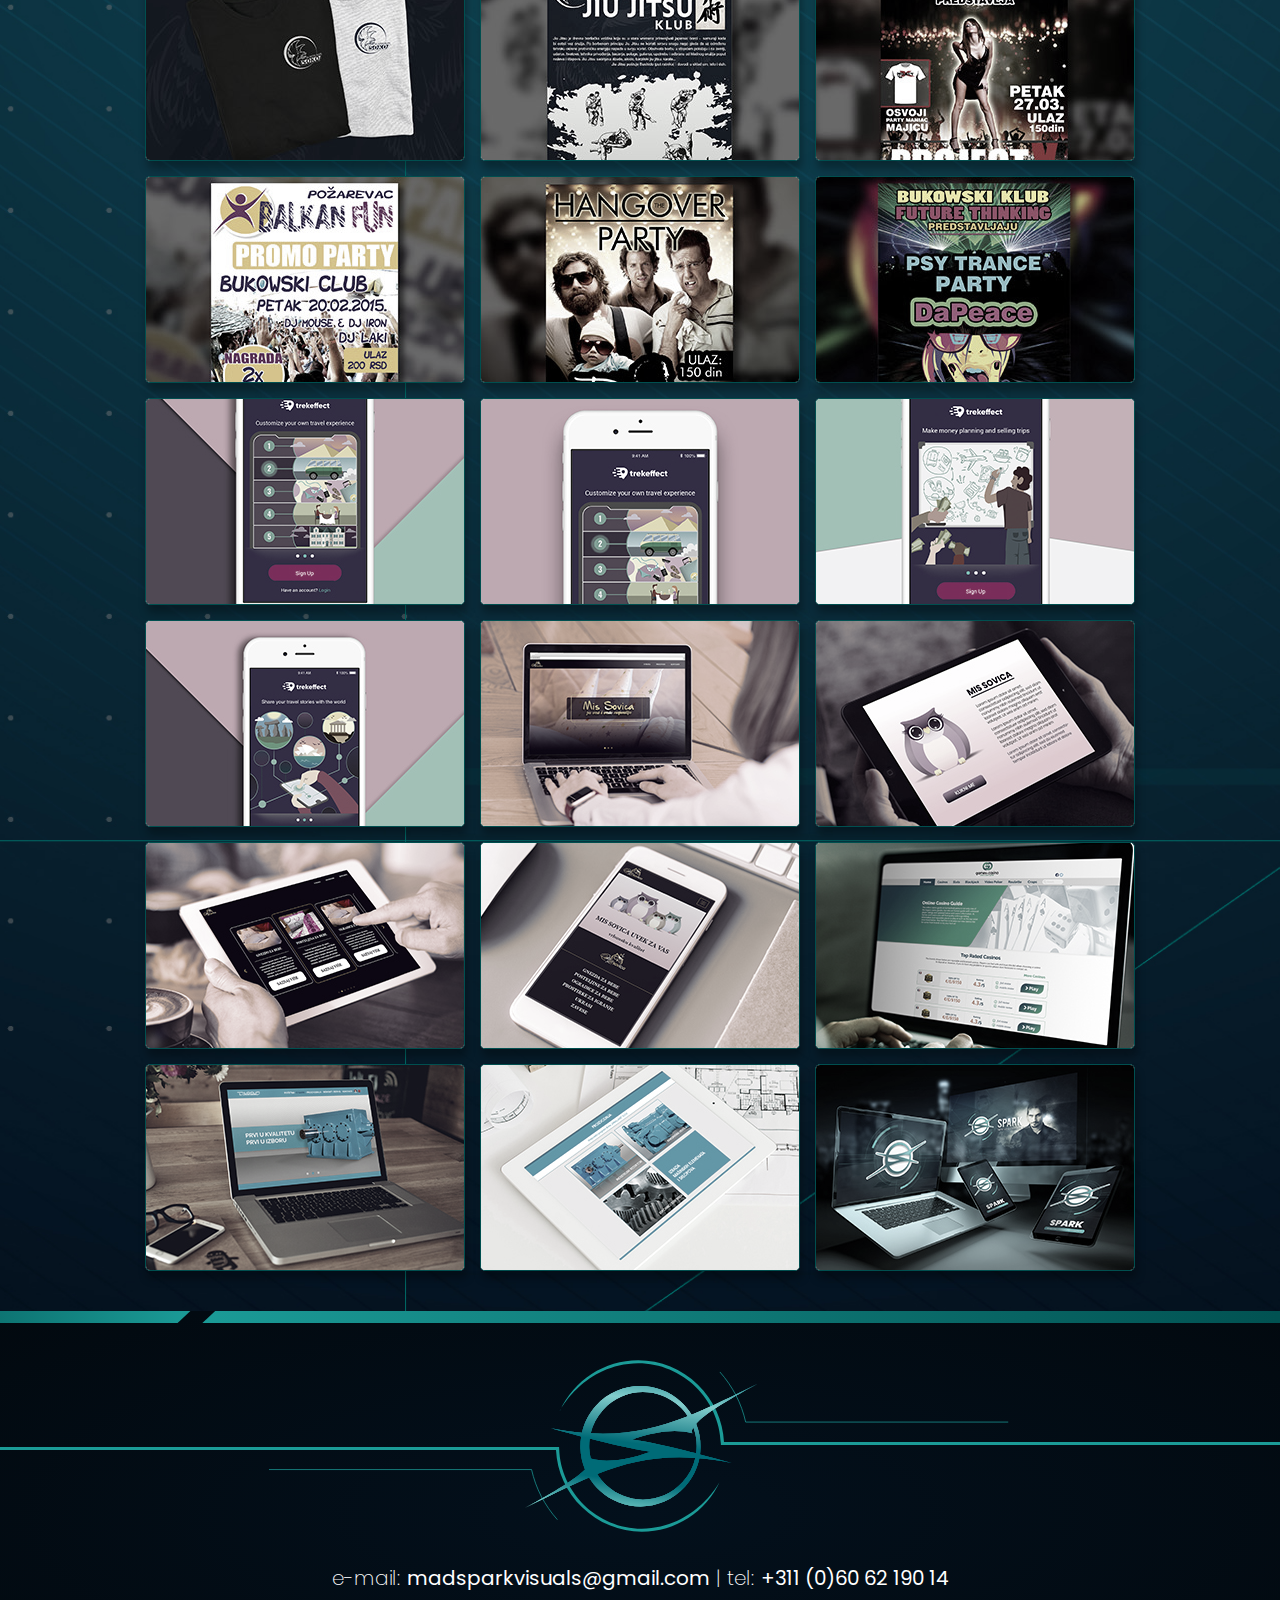
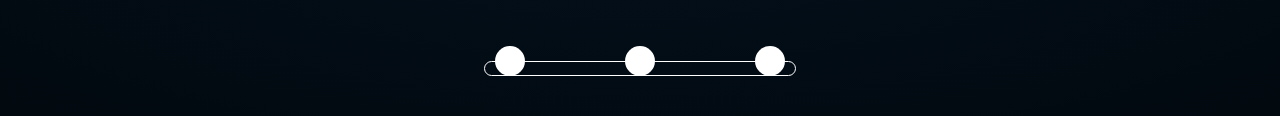
<file: pages/design.html>
<!DOCTYPE html>
<html lang="en" dir="ltr">

<head>
  <meta charset="utf-8">
  <link rel="shortcut icon" href="../img/favicon.png" type="image/x-icon">
  <meta charset="utf-8">
  <meta name="viewport" content="width=device-width, initial-scale=1.0">
  <meta http-equiv="X-UA-Compatible" content="IE=edge">
  <title>Design Spark Portfolio</title>
  <!-- Font Awesome -->
  <link rel="stylesheet" href="https://use.fontawesome.com/releases/v5.6.3/css/all.css"
    integrity="sha384-UHRtZLI+pbxtHCWp1t77Bi1L4ZtiqrqD80Kn4Z8NTSRyMA2Fd33n5dQ8lWUE00s/" crossorigin="anonymous">
  <!-- Google Fonts -->
  <link
    href="https://fonts.googleapis.com/css?family=Poppins:100,100i,200,200i,300,300i,400,400i,500,500i,600,600i,700,700i,800,800i,900,900i"
    rel="stylesheet">
  <!-- CSS stles and JS-->
  <link href="https://unpkg.com/aos@2.3.1/dist/aos.css" rel="stylesheet">
  <link rel="stylesheet" href="../main-styles.css">
  <link rel="stylesheet" href="../css/pages-styles.css">
  <link rel="stylesheet" href="../css/simplelightbox.css">
</head>

<body>
  <div id="sp-top" class="design-page_wrap">
    <header>
      <div class="navigation-data">
        <input type="checkbox" class="navigation_checkbox" id="navi-toggle">
        <label for="navi-toggle" class="navigation_button"> <span class="navi-icon">&nbsp</span> </label>
        <div class="navigation_background"></div>

        <nav class="navigation-pg-lg navigation-pg-sm">
          <ol class="nav-lg navigation_list">
            <li class="navigation_item">
              <div class="nav-circle navigation_circle"><a href="../index.html"
                  class="nav-circle_text navigation_link">HOME</a><img src="../img/home-ico.svg"
                  alt="Homescreen Section Icon" class="nav-circle_icon navigation_img"></div>
            </li>
            <li class="navigation_item">
              <div class="nav-circle navigation_circle"><a href="../pages/art.html"
                  class="nav-circle_text navigation_link">ART</a><img src="../img/art-ico.svg" alt="Art Page Icon"
                  class="nav-circle_icon navigation_img"></div>
            </li>
            <li class="navigation_item">
              <div class="nav-circle navigation_circle"><a href="../pages/design.html"
                  class="nav-circle_text navigation_link">DESIGN</a> <img src="../img/design-ico.svg"
                  alt="Design Page Icon" class="nav-circle_icon navigation_img"></div>
            </li>
            <li class="navigation_item">
              <div class="nav-circle navigation_circle"><a href="../pages/photo.html"
                  class="nav-circle_text navigation_link">PHOTO</a><img src="../img/photo-ico.svg" alt="Photo Page Icon"
                  class="nav-circle_icon navigation_img"></div>
            </li>
            <li class="navigation_item">
              <div class="nav-circle navigation_circle"><a href="../pages/video.html"
                  class="nav-circle_text navigation_link">VIDEO</a><img src="../img/video-ico.svg" al="Video Page Icon"
                  class="nav-circle_icon navigation_img"></div>
            </li>
            <li class="navigation_item non">
              <div class="nav-circle navigation_circle"><a href="#sp-contact-pg"
                  class="nav-circle_text navigation_link">CONTACTS</a><img src="../img/contact-ico.svg"
                  alt="Conteact Section Icon" class="nav-circle_icon navigation_img"></div>
            </li>
          </ol>
        </nav>
      </div>
      <a href="../index.html"><img class="logo logo-sm" src="../img/spark-logo.svg" alt="Spark Logo Icon"></a>
    </header>
    <main>
      <a class="totop" href="#sp-top"><i class="fas fa-angle-up"></i></a>
      <div class="gallery_container">
        <div class="gallery_content">
          <div class="gallery-bg_line desfix"></div>
          <ul>
            <li class="current" id="all">ALL</li>
            <li id="logo">LOGO</li>
            <li id="graphic">GRAPHIC</li>
            <li id="uiux">UI/UX</li>
          </ul>
          <p>A common misconception is that design is just art, when in fact it's more of a problem solving than art. And I love problem-solving. I like combining shapes, colors, typefaces, different design elements and incorporating them into my design problem-solving workflow. I've been doing graphic design for a number of years. At the start of my career, I was more focused on doing print revolved graphic design for marketing promotional material, flyers, posters, packaging, etc. And doing lots of design for smaller businesses and companies. However, in recent time, I've been focused on web-design and UI/UX design. You can see all the examples of that below.</p>
          <div class="filter gallery">

            <div class="item" data-food="logo">
              <a href=../img/cont-img/logo/01logo.jpg> <img src="../img/cont-img/logo/thumbs/01logo.jpg"
                alt="Logo MIS Sovica" title="Sewing Shop for Luxury Baby Accessories - 2019"></a>
            </div>
            <div class="item logogs" data-food="logo">
              <a href=../img/cont-img/logo/02logo.jpg> <img src="../img/cont-img/logo/thumbs/02logo.jpg"
                alt="Destinacia Website" title="Travel Blog - Website - 2019"></a>
            </div>
            <div class="item logogs" data-food="logo">
              <a href=../img/cont-img/logo/03logo.jpg> <img src="../img/cont-img/logo/thumbs/03logo.jpg"
                alt="RIS Studio" title="Design and Print Studio - Belgrade - 2017"></a>
            </div>
            <div class="item logogs" data-food="logo">
              <a href=../img/cont-img/logo/04logo.jpg> <img src="../img/cont-img/logo/thumbs/04logo.jpg"
                alt="Adrenalin Fitness" title="Adrenalin - Fitness Club - 2016"></a>
            </div>

            <div class="item logogs" data-food="logo">
              <a href=../img/cont-img/logo/05logo.jpg> <img src="../img/cont-img/logo/thumbs/05logo.jpg"
                alt="AiR Car rent" title="AiR Car Rental Company - 2016"></a>
            </div>
            <div class="item logogs" data-food="logo">
              <a href=../img/cont-img/logo/06logo.jpg> <img src="../img/cont-img/logo/thumbs/06logo.jpg" alt="Dinaland"
                title="Dinaland - Industrial Gears Manufacturers - 2018"></a>
            </div>
            <div class="item logogs" data-food="logo">
              <a href=../img/cont-img/logo/07logo.jpg> <img src="../img/cont-img/logo/thumbs/07logo.jpg"
                alt="Layla Patchwork Studio" title="Layla Patchwork Studio- 2015"></a>
            </div>
            <div class="item logogs" data-food="logo">
              <a href=../img/cont-img/logo/08logo.jpg> <img src="../img/cont-img/logo/thumbs/08logo.jpg"
                alt="Vortex Vibes Exchange" title="Vortex Vibes Exchange - Luxury Clothing Brand - 2019"></a>
            </div>

            <div class="item logogs" data-food="logo">
              <a href=../img/cont-img/logo/09logo.jpg> <img src="../img/cont-img/logo/thumbs/09logo.jpg"
                alt="Ju Jutsu Soko" title="Ju Jutsu Martial Art Club - 2015"></a>
            </div>
            <div class="item logogs" data-food="logo">
              <a href=../img/cont-img/logo/10logo.jpg> <img src="../img/cont-img/logo/thumbs/10logo.jpg"
                alt="Beauty Salon Stefi Belgrade" title="Beauty Salon - Stefi Belgrade - 2012"></a>
            </div>
            <div class="item logogs" data-food="logo">
              <a href=../img/cont-img/logo/11logo.jpg> <img src="../img/cont-img/logo/thumbs/11logo.jpg"
                alt="Tesla Apparel Belgrade" title="Tesla Apparel - Belgrade - 2017"></a>
            </div>
            <div class="item logogs" data-food="logo">
              <a href=../img/cont-img/logo/12logo.jpg> <img src="../img/cont-img/logo/thumbs/12logo.jpg"
                alt="Party Planning Organisation White Infinity"
                title="Party Planning Organisation White Infinity - 2017"></a>
            </div>

            <div class="item" data-food="graphic">
              <a href=../img/cont-img/graphic-design/01vieco.jpg> <img
                src="../img/cont-img/graphic-design/thumbs/01vieco.jpg" alt="Vieco DBD System"
                title="Vieco Vegan Fruite - Paste Wraper - 2016"></a>
            </div>
            <div class="item" data-food="graphic">
              <a href=../img/cont-img/graphic-design/02vieco.jpg> <img
                src="../img/cont-img/graphic-design/thumbs/02vieco.jpg" alt="Vieco Natural Remedies"
                title="Vieco Organic Natural Remedie - Lable and Packaging - 2017"></a>
            </div>
            <div class="item" data-food="graphic">
              <a href=../img/cont-img/graphic-design/03vieco.jpg> <img
                src="../img/cont-img/graphic-design/thumbs/03vieco.jpg" alt="Vieco Organic"
                title="Vieco Series of Organic Vegan - Pastes Lid Design - 2016"></a>
            </div>
            <div class="item" data-food="graphic">
              <a href=../img/cont-img/graphic-design/04vieco.jpg> <img
                src="../img/cont-img/graphic-design/thumbs/04vieco.jpg" alt="Vieco Vegan Meal"
                title="Vieco Vegan Chickpeas Meal - 2015"></a>
            </div>

            <div class="item" data-food="graphic">
              <a href=../img/cont-img/graphic-design/05soko.jpg> <img
                src="../img/cont-img/graphic-design/thumbs/05soko.jpg" alt="Soko Martial Arts Club Membership Card"
                title="Soko Martial Arts Club - Membership Card- 2017"></a>
            </div>
            <div class="item" data-food="graphic">
              <a href=../img/cont-img/graphic-design/06soko.jpg> <img
                src="../img/cont-img/graphic-design/thumbs/06soko.jpg" alt="Soko Martial Arts Club Business Card"
                title="Soko Martial Arts Club - Business Card - 2017"></a>
            </div>
            <div class="item" data-food="graphic">
              <a href=../img/cont-img/graphic-design/07soko.jpg> <img
                src="../img/cont-img/graphic-design/thumbs/07soko.jpg" alt="Soko Martial Arts Club T-shirt Design"
                title="Soko Martial Arts Club - T-shirt Design - 2017"></a>
            </div>
            <div class="item" data-food="graphic">
              <a href=../img/cont-img/graphic-design/08soko.jpg> <img
                src="../img/cont-img/graphic-design/thumbs/08soko.jpg" alt="Soko Martial Arts Club Promo Poster"
                title="Soko Martial Arts Club - Promo Poster - 2017"></a>
            </div>

            <div class="item" data-food="graphic">
              <a href=../img/cont-img/graphic-design/09project-x.jpg> <img
                src="../img/cont-img/graphic-design/thumbs/09-project-x.jpg"
                alt="Bukowski Club Project X Themed Party Poster"
                title="Bukowski Club Project X Themed - Party Poster - Season 2015/2016"></a>
            </div>
            <div class="item" data-food="graphic">
              <a href=../img/cont-img/graphic-design/10balkanfun.jpg> <img
                src="../img/cont-img/graphic-design/thumbs/10balkanfun.jpg"
                alt="Bukowski Club Balkanfun Themed Party Poster"
                title="Bukowski Club Balkanfun Themed Party - Poster - Season 2015/2016"></a>
            </div>
            <div class="item" data-food="graphic">
              <a href=../img/cont-img/graphic-design/11hangover.jpg> <img
                src="../img/cont-img/graphic-design/thumbs/11hangover.jpg"
                alt="Bukowski Club Hangover Themed Party Poster"
                title="Bukowski Club Hangover Themed - Party Poster - Season 2015/2016 "></a>
            </div>
            <div class="item" data-food="graphic">
              <a href=../img/cont-img/graphic-design/12psy.jpg> <img
                src="../img/cont-img/graphic-design/thumbs/12psy.jpg"
                alt="Bukowski Club Psy Trance Dj Night Promo Poster"
                title="Bukowski Club Psy Trance Dj Night - Promo Poster - Season 2015/2016"></a>
            </div>

            <div class="item" data-food="uiux">
              <a href=../img/cont-img/uiux-design/01trek.jpg> <img
                src="../img/cont-img/uiux-design/thumb/01trek.jpg" alt="Trekeffect SH1"
                title="Trekeffect - Welcome Screen - iOS 2019 "></a>
            </div>
            <div class="item" data-food="uiux">
              <a href=../img/cont-img/uiux-design/02trek.jpg> <img
                src="../img/cont-img/uiux-design/thumb/02trek.jpg" alt="Trekeffect SH2"
                title="Trekeffect - Customize Your Own Travel Experience - iOS 2019"></a>
            </div>
            <div class="item" data-food="uiux">
              <a href=../img/cont-img/uiux-design/03trek.jpg> <img
                src="../img/cont-img/uiux-design/thumb/03trek.jpg" alt="Trekeffect SH3"
                title="Trekeffect - Make Money Planning and Selling Trips - iOS 2019"></a>
            </div>
            <div class="item" data-food="uiux">
              <a href=../img/cont-img/uiux-design/04trek.jpg> <img
                src="../img/cont-img/uiux-design/thumb/04trek.jpg" alt="Trekeffect SH4"
                title="Trekeffect - Share Your Travel Stories With the World - iOS 2019"></a>
            </div>

            <div class="item" data-food="uiux">
              <a href=../img/cont-img/uiux-design/05sovica.jpg> <img
                src="../img/cont-img/uiux-design/thumb/05sovica.jpg" alt="MIS Sovica SH1"
                title="MIS Sovica - Homes Screen - Desktop 2018"></a>
            </div>
            <div class="item" data-food="uiux">
              <a href=../img/cont-img/uiux-design/06sovica.jpg> <img
                src="../img/cont-img/uiux-design/thumb/06sovica.jpg" alt="MIS Sovica SH2"
                title="MIS Sovica - Tablet Version - Website 2018"></a>
            </div>
            <div class="item" data-food="uiux">
              <a href=../img/cont-img/uiux-design/07sovica.jpg> <img
                src="../img/cont-img/uiux-design/thumb/07sovica.jpg" alt="MIS Sovica SH3"
                title="MIS Sovica - Tablet Version 2 - Website 2018"></a>
            </div>
            <div class="item" data-food="uiux">
              <a href=../img/cont-img/uiux-design/08sovica.jpg> <img
                src="../img/cont-img/uiux-design/thumb/08sovica.jpg" alt="MIS Sovica SH4"
                title="MIS Sovica - Mobile Version - Website 2018"></a>
            </div>

            <div class="item" data-food="uiux">
              <a href=../img/cont-img/uiux-design/09gc.jpg> <img
                src="../img/cont-img/uiux-design/thumb/09gc.jpg"
                alt="Games and Casoino"
                title="Games and Casoino - Home Page - Website 2019"></a>
            </div>
            <div class="item" data-food="uiux">
              <a href=../img/cont-img/uiux-design/10dinaland.jpg> <img
                src="../img/cont-img/uiux-design/thumb/10dinaland.jpg"
                alt="Dinaland SH1"
                title="Dinaland Laptop - Home Page - Website 2017"></a>
            </div>
            <div class="item" data-food="uiux">
              <a href=../img/cont-img/uiux-design/11dinaland.jpg> <img
                src="../img/cont-img/uiux-design/thumb/11dinaland.jpg"
                alt="Dinaland SH2"
                title="Dinaland Tablet - Product Page - Website 2017"></a>
            </div>
            <div class="item" data-food="uiux">
              <a href=../img/cont-img/uiux-design/12spark.jpg> <img
                src="../img/cont-img/uiux-design/thumb/12spark.jpg"
                alt="Spark"
                title="Spark Platform 2006-2019"></a>
            </div>

          </div>
        </div>
      </div>
    </main>
  </div>
  
  <footer id="sp-contact-pg">
    <div class="contact-wrap">
      <div class="page_element-b"></div>
      <div class="cont-logo"></div>
      <h4 class="cont-text">e-mail: <strong>madsparkvisuals@gmail.com</strong> | tel: <strong>+311 (0)60 62 190
          14</strong></h4>
      <div class="cont-soc">
        <div class="sm-bar_wrap">
          <ul class="sm-bar">
            <li class="sm-bar_link"><a class="sm-bar_elemnet" href="https://www.facebook.com/SpArKtheFreshMaker"><i
                  class="fab fa-facebook-f"></i></a></li>
            <li class="sm-bar_link"><a class="sm-bar_elemnet"
                href="https://www.youtube.com/channel/UCKtTL_YHnjQMmNHfBBHjHHA?view_as=subscriber"><i
                  class="fab fa-youtube"></a></i></li>
            <li class="sm-bar_link"><a class="sm-bar_elemnet" href="https://www.instagram.com/spark_visualart/?hl=en"><i
                  class="fab fa-instagram"></a></i></li>
          </ul>
        </div>
      </div>
    </div>
  </footer>

  <script src="https://ajax.googleapis.com/ajax/libs/jquery/2.2.4/jquery.min.js"></script>
  <script src="https://unpkg.com/aos@2.3.1/dist/aos.js"></script>
  <script src="../js/simple-lightbox.js" type="text/javascript" charset="utf-8"></script>
  <script src="../js/pages.js" charset="utf-8"></script>
</body>

</html>
</file>
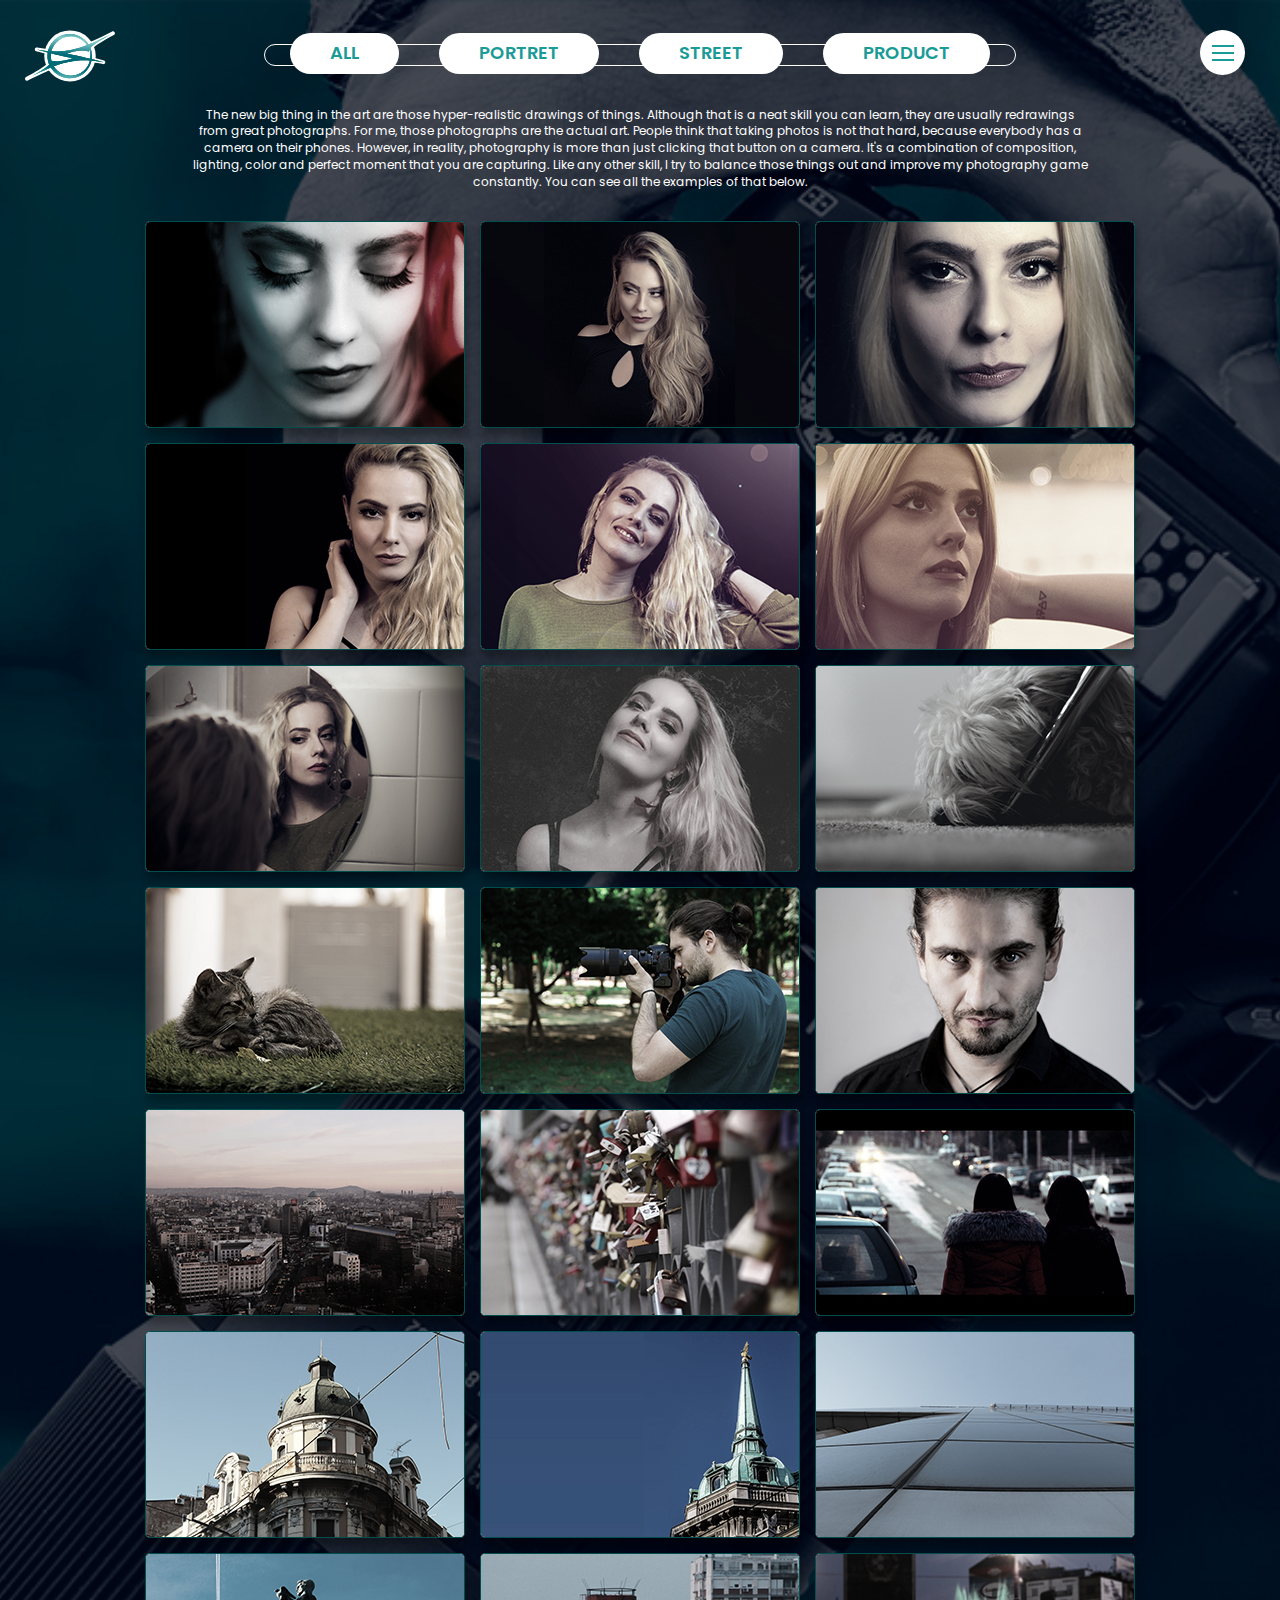
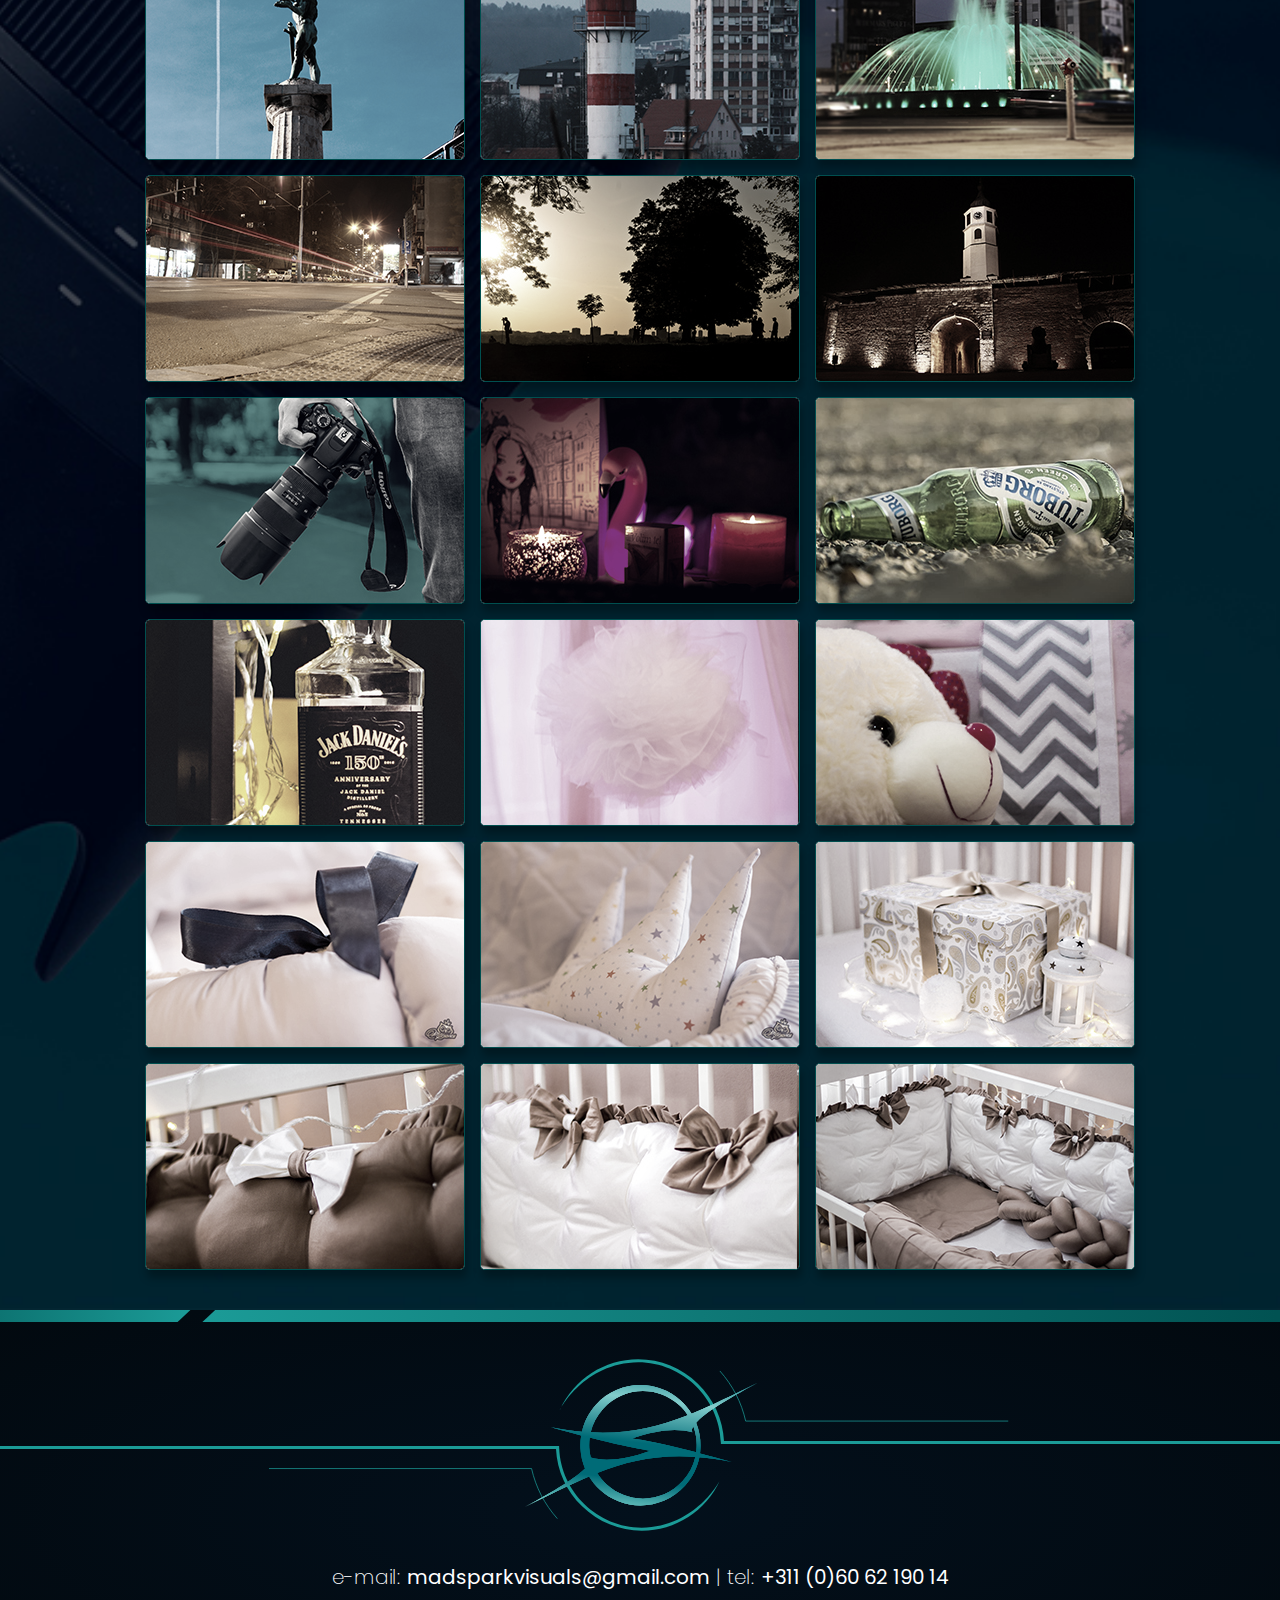
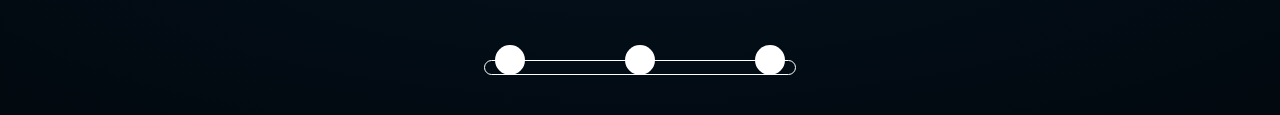
<file: pages/photo.html>
<!DOCTYPE html>
<html lang="en" dir="ltr">

<head>
  <meta charset="utf-8">
  <link rel="shortcut icon" href="../img/favicon.png" type="image/x-icon">
  <meta charset="utf-8">
  <meta name="viewport" content="width=device-width, initial-scale=1.0">
  <meta http-equiv="X-UA-Compatible" content="IE=edge">
  <title>Photo Spark Portfolio</title>
  <!-- Font Awesome -->
  <link rel="stylesheet" href="https://use.fontawesome.com/releases/v5.6.3/css/all.css"
    integrity="sha384-UHRtZLI+pbxtHCWp1t77Bi1L4ZtiqrqD80Kn4Z8NTSRyMA2Fd33n5dQ8lWUE00s/" crossorigin="anonymous">
  <!-- Google Fonts -->
  <link
    href="https://fonts.googleapis.com/css?family=Poppins:100,100i,200,200i,300,300i,400,400i,500,500i,600,600i,700,700i,800,800i,900,900i"
    rel="stylesheet">
  <!-- CSS stles and JS-->
  <link href="https://unpkg.com/aos@2.3.1/dist/aos.css" rel="stylesheet">
  <link rel="stylesheet" href="../main-styles.css">
  <link rel="stylesheet" href="../css/pages-styles.css">
  <link rel="stylesheet" href="../css/simplelightbox.css">

</head>

<body>
  <div id="sp-top" class="photo-page_wrap">
    <header>
      <div class="navigation-data">
        <input type="checkbox" class="navigation_checkbox" id="navi-toggle">
        <label for="navi-toggle" class="navigation_button"> <span class="navi-icon">&nbsp</span> </label>
        <div class="navigation_background"></div>

        <nav class="navigation-pg-lg navigation-pg-sm">
          <ol class="nav-lg navigation_list">
            <li class="navigation_item">
              <div class="nav-circle navigation_circle"><a href="../index.html"
                  class="nav-circle_text navigation_link">HOME</a><img src="../img/home-ico.svg"
                  alt="Homescreen Section Icon" class="nav-circle_icon navigation_img"></div>
            </li>
            <li class="navigation_item">
              <div class="nav-circle navigation_circle"><a href="../pages/art.html"
                  class="nav-circle_text navigation_link">ART</a><img src="../img/art-ico.svg" alt="Art Page Icon"
                  class="nav-circle_icon navigation_img"></div>
            </li>
            <li class="navigation_item">
              <div class="nav-circle navigation_circle"><a href="../pages/design.html"
                  class="nav-circle_text navigation_link">DESIGN</a> <img src="../img/design-ico.svg"
                  alt="Design Page Icon" class="nav-circle_icon navigation_img"></div>
            </li>
            <li class="navigation_item">
              <div class="nav-circle navigation_circle"><a href="../pages/photo.html"
                  class="nav-circle_text navigation_link">PHOTO</a><img src="../img/photo-ico.svg" alt="Photo Page Icon"
                  class="nav-circle_icon navigation_img"></div>
            </li>
            <li class="navigation_item">
              <div class="nav-circle navigation_circle"><a href="../pages/video.html"
                  class="nav-circle_text navigation_link">VIDEO</a><img src="../img/video-ico.svg" al="Video Page Icon"
                  class="nav-circle_icon navigation_img"></div>
            </li>
            <li class="navigation_item non">
              <div class="nav-circle navigation_circle"><a href="#sp-contact-pg"
                  class="nav-circle_text navigation_link">CONTACTS</a><img src="../img/contact-ico.svg"
                  alt="Conteact Section Icon" class="nav-circle_icon navigation_img"></div>
            </li>
          </ol>
        </nav>
      </div>
      <a href="../index.html"><img class="logo logo-sm" src="../img/spark-logo.svg" alt="Spark Logo Icon"></a>
    </header>
    <main>
        <a class="totop" href="#sp-top"><i class="fas fa-angle-up"></i></a>
      <div class="gallery_container">
        <div class="gallery_content">
          <div class="gallery-bg_line"></div>
          <ul>
            <li class="current" id="all">ALL</li>
            <li id="portret">PORTRET</li>
            <li id="street">STREET</li>
            <li id="product">PRODUCT</li>
          </ul>
          <p>
            The new big thing in the art are those hyper-realistic drawings of things. Although that is a neat skill you can learn, they are usually redrawings from great photographs. For me, those photographs are the actual art. People think that taking photos is not that hard, because everybody has a camera on their phones. However, in reality, photography is more than just clicking that button on a camera. It's a combination of composition, lighting, color and perfect moment that you are capturing. Like any other skill, I try to balance those things out and improve my photography game constantly. You can see all the examples of that below.</p>
          <div class="filter gallery">

            <div class="item" data-food="portret">
              <a href=../img/cont-img/portret/01tea.jpg> <img src="../img/cont-img/portret/thumbs/01tea.jpg"
                alt="Photo Model Tea 01" title="Photo Model Tea - Sound - 2018"></a>
            </div>
            <div class="item" data-food="portret">
              <a href=../img/cont-img/portret/02tea.jpg> <img src="../img/cont-img/portret/thumbs/02tea.jpg"
                alt="Photo Model Tea 02" title="Photo Model Tea - Dark - 2018"></a>
            </div>
            <div class="item" data-food="portret">
              <a href=../img/cont-img/portret/03tea.jpg> <img src="../img/cont-img/portret/thumbs/03tea.jpg"
                alt="Photo Model Tea 03" title="Photo Model Tea - Closeup - 2018"></a>
            </div>
            <div class="item" data-food="portret">
              <a href=../img/cont-img/portret/04tea.jpg> <img src="../img/cont-img/portret/thumbs/04tea.jpg"
                alt="Photo Model Tea 04" title="Photo Model Tea - Portret - 2018"></a>
            </div>

            <div class="item" data-food="portret">
              <a href=../img/cont-img/portret/05tea.jpg> <img src="../img/cont-img/portret/thumbs/05tea.jpg"
                alt="Photo Model Tea 05" title="Photo Model Tea - Light - 2019"></a>
            </div>
            <div class="item" data-food="portret">
              <a href=../img/cont-img/portret/06tea.jpg> <img src="../img/cont-img/portret/thumbs/06tea.jpg"
                alt="Photo Model Tea 06" title="Photo Model Tea - Coca-Cola - 2018"></a>
            </div>
            <div class="item" data-food="portret">
              <a href=../img/cont-img/portret/07tea.jpg> <img src="../img/cont-img/portret/thumbs/07tea.jpg"
                alt="Photo Model Tea 07" title="Photo Model Tea - Make up - 2019"></a>
            </div>
            <div class="item" data-food="portret">
              <a href=../img/cont-img/portret/08tea.jpg> <img src="../img/cont-img/portret/thumbs/08tea.jpg"
                alt="Photo Model Tea 08" title="Photo Model Tea - Grunge Goth - 2019"></a>
            </div>

            <div class="item" data-food="portret">
              <a href=../img/cont-img/portret/09dog.jpg> <img src="../img/cont-img/portret/thumbs/09dog.jpg"
                alt="Sad Dog" title="Sad Dog - 2019"></a>
            </div>
            <div class="item" data-food="portret">
              <a href=../img/cont-img/portret/10cat.jpg> <img src="../img/cont-img/portret/thumbs/10cat.jpg"
                alt="Wise Cat" title="Wise Cat - 2018"></a>
            </div>
            <div class="item" data-food="portret">
              <a href=../img/cont-img/portret/11me.jpg> <img src="../img/cont-img/portret/thumbs/11me.jpg"
                alt="Spark Photo" title="Tripod Autoportret - Photographer - 2019"></a>
            </div>
            <div class="item" data-food="portret">
              <a href=../img/cont-img/portret/12me.jpg> <img src="../img/cont-img/portret/thumbs/12me.jpg"
                alt="Spark Photo 2" title="Tripod Autoportret - Closeup - 2019"></a>
            </div>

            <div class="item" data-food="street">
              <a href=../img/cont-img/street/01bg.jpg> <img src="../img/cont-img/street/thumbs/01bg.jpg"
                alt="Belgrade" title="Belgrade Panorama - 2017"></a>
            </div>
            <div class="item" data-food="street">
              <a href=../img/cont-img/street/02love.jpg> <img src="../img/cont-img/street/thumbs/02love.jpg"
                alt="Bridge of Love Frankfurt"
                title="Bridge of Love Frankfurt - 2017"></a>
            </div>
            <div class="item" data-food="street">
              <a href=../img/cont-img/street/03momsis.jpg> <img src="../img/cont-img/street/thumbs/03momsis.jpg"
                alt="Mother and Daughter" title="Mother and Daughter - 2018"></a>
            </div>
            <div class="item" data-food="street">
              <a href=../img/cont-img/street/04bg2.jpg> <img src="../img/cont-img/street/thumbs/04bg2.jpg"
                alt="Belgrade Arhitecture" title="Belgrade Arhitecture - 2018"></a>
            </div>

            <div class="item" data-food="street">
              <a href=../img/cont-img/street/05bg3.jpg> <img src="../img/cont-img/street/thumbs/05bg3.jpg"
                alt="Belgrade Arhitecture 2" title="Belgrade Arhitecture 2 - 2018"></a>
            </div>
            <div class="item" data-food="street">
              <a href=../img/cont-img/street/06geometry.jpg> <img src="../img/cont-img/street/thumbs/06geometry.jpg"
                alt="Simple Geometry" title="Simple Geometry - 2018"></a>
            </div>
            <div class="item" data-food="street">
              <a href=../img/cont-img/street/07bg4.jpg> <img src="../img/cont-img/street/thumbs/07bg4.jpg"
                alt="Belgrade" title="Belgrade 'Pobednik' - 2018"></a>
            </div>
            <div class="item" data-food="street">
              <a href=../img/cont-img/street/08tower.jpg> <img src="../img/cont-img/street/thumbs/08tower.jpg"
                alt="Tower" title="Neighborhood Tower - 2018"></a>
            </div>

            <div class="item" data-food="street">
              <a href=../img/cont-img/street/09font.jpg> <img src="../img/cont-img/street/thumbs/09font.jpg"
                alt="Singing Fountain" title="Belgrede Singing Fountain - 2018"></a>
            </div>
            <div class="item" data-food="street">
              <a href=../img/cont-img/street/10light.jpg> <img src="../img/cont-img/street/thumbs/10light.jpg"
                alt="Night City Light" title="Night City Light - 2018"></a>
            </div>
            <div class="item" data-food="street">
              <a href=../img/cont-img/street/11sunset.jpg> <img src="../img/cont-img/street/thumbs/11sunset.jpg"
                alt="Belgrade Sunset" title="Belgrade 'Kalemegdan' Sunset - 2018"></a>
            </div>
            <div class="item" data-food="street">
              <a href=../img/cont-img/street/12fort.jpg> <img src="../img/cont-img/street/thumbs/12fort.jpg"
                alt="Belgrade Fort" title="Belgrade Fort Tower - 2018"></a>
            </div>

            <div class="item" data-food="product">
              <a href=../img/cont-img/product/01street.jpg> <img src="../img/cont-img/product/thumbs/01street.jpg"
                alt="Canon" title="Canon D80 + Sigma 50-100 1.8 Art - 2019"></a>
            </div>
            <div class="item" data-food="product">
              <a href=../img/cont-img/product/02love.jpg> <img src="../img/cont-img/product/thumbs/02love.jpg"
                alt="Love and Romance" title="Love and Romance - Valentines Day Book - 2019"></a>
            </div>
            <div class="item" data-food="product">
              <a href=../img/cont-img/product/03beer.jpg> <img
                src="../img/cont-img/product/thumbs/03beer.jpg" alt="Tuborg"
                title="Tuborg Bottle - Exit - 2018"></a>
            </div>
            <div class="item" data-food="product">
              <a href=../img/cont-img/product/04jack.jpg> <img
                src="../img/cont-img/product/thumbs/04jack.jpg" alt="Jack Daniels 150 Years"
                title="Jack Daniels 150 Years - 2019"></a>
            </div>

            <div class="item" data-food="product">
              <a href=../img/cont-img/product/05sovica.jpg> <img src="../img/cont-img/product/thumbs/05sovica.jpg"
                alt="Mis Sovica 01" title="Mis Sovica - Ornament - 2019"></a>
            </div>
            <div class="item" data-food="product">
              <a href=../img/cont-img/product/06sovica.jpg> <img src="../img/cont-img/product/thumbs/06sovica.jpg"
                alt="Mis Sovica 02" title="Mis Sovica - Toy - 2019"></a>
            </div>
            <div class="item" data-food="product">
              <a href=../img/cont-img/product/07sovica.jpg> <img src="../img/cont-img/product/thumbs/07sovica.jpg"
                alt="Mis Sovica 03" title="Mis Sovica - Baby Bed - 2019"></a>
            </div>
            <div class="item" data-food="product">
              <a href=../img/cont-img/product/08sovica.jpg> <img
                src="../img/cont-img/product/thumbs/08sovica.jpg" alt="Mis Sovica 04"
                title="Mis Sovica - Baby Bed - 2019"></a>
            </div>

            <div class="item" data-food="product">
              <a href=../img/cont-img/product/09pacage.jpg> <img src="../img/cont-img/product/thumbs/09pacage.jpg"
                alt="Mis Sovica 05" title="Mis Sovica - Box - 2019"></a>
            </div>
            <div class="item" data-food="product">
              <a href=../img/cont-img/product/10sovica.jpg> <img src="../img/cont-img/product/thumbs/10sovica.jpg"
                alt="Mis Sovica 06" title="Mis Sovica - Nursery - 2019"></a>
            </div>
            <div class="item" data-food="product">
              <a href=../img/cont-img/product/11sovica.jpg> <img src="../img/cont-img/product/thumbs/11sovica.jpg"
                alt="Mis Sovica 07" title="Mis Sovica - Nursery 2 - 2019"></a>
            </div>
            <div class="item" data-food="product">
              <a href=../img/cont-img/product/12sovica.jpg> <img
                src="../img/cont-img/product/thumbs/12sovica.jpg" alt="in the Summer Time Vector Artwork"
                title="Mis Sovica Product Photogtaphy - Nursery 3 - 2019"></a>
            </div>

          </div>
        </div>
      </div>
    </main>
  </div>

  <footer id="sp-contact-pg">
    <div class="contact-wrap">
      <div class="page_element-b"></div>
      <div class="cont-logo"></div>
      <h4 class="cont-text">e-mail: <strong>madsparkvisuals@gmail.com</strong> | tel: <strong>+311 (0)60 62 190
          14</strong></h4>
      <div class="cont-soc">
        <div class="sm-bar_wrap">
          <ul class="sm-bar">
            <li class="sm-bar_link"><a class="sm-bar_elemnet" href="https://www.facebook.com/SpArKtheFreshMaker"><i
                  class="fab fa-facebook-f"></i></a></li>
            <li class="sm-bar_link"><a class="sm-bar_elemnet"
                href="https://www.youtube.com/channel/UCKtTL_YHnjQMmNHfBBHjHHA?view_as=subscriber"><i
                  class="fab fa-youtube"></a></i></li>
            <li class="sm-bar_link"><a class="sm-bar_elemnet" href="https://www.instagram.com/spark_visualart/?hl=en"><i
                  class="fab fa-instagram"></a></i></li>
          </ul>
        </div>
      </div>
    </div>
  </footer>

  <script src="https://ajax.googleapis.com/ajax/libs/jquery/2.2.4/jquery.min.js"></script>
  <script src="https://unpkg.com/aos@2.3.1/dist/aos.js"></script>
  <script src="../js/simple-lightbox.js" type="text/javascript" charset="utf-8"></script>
  <script src="../js/pages.js" charset="utf-8"></script>
</body>

</html>
</file>
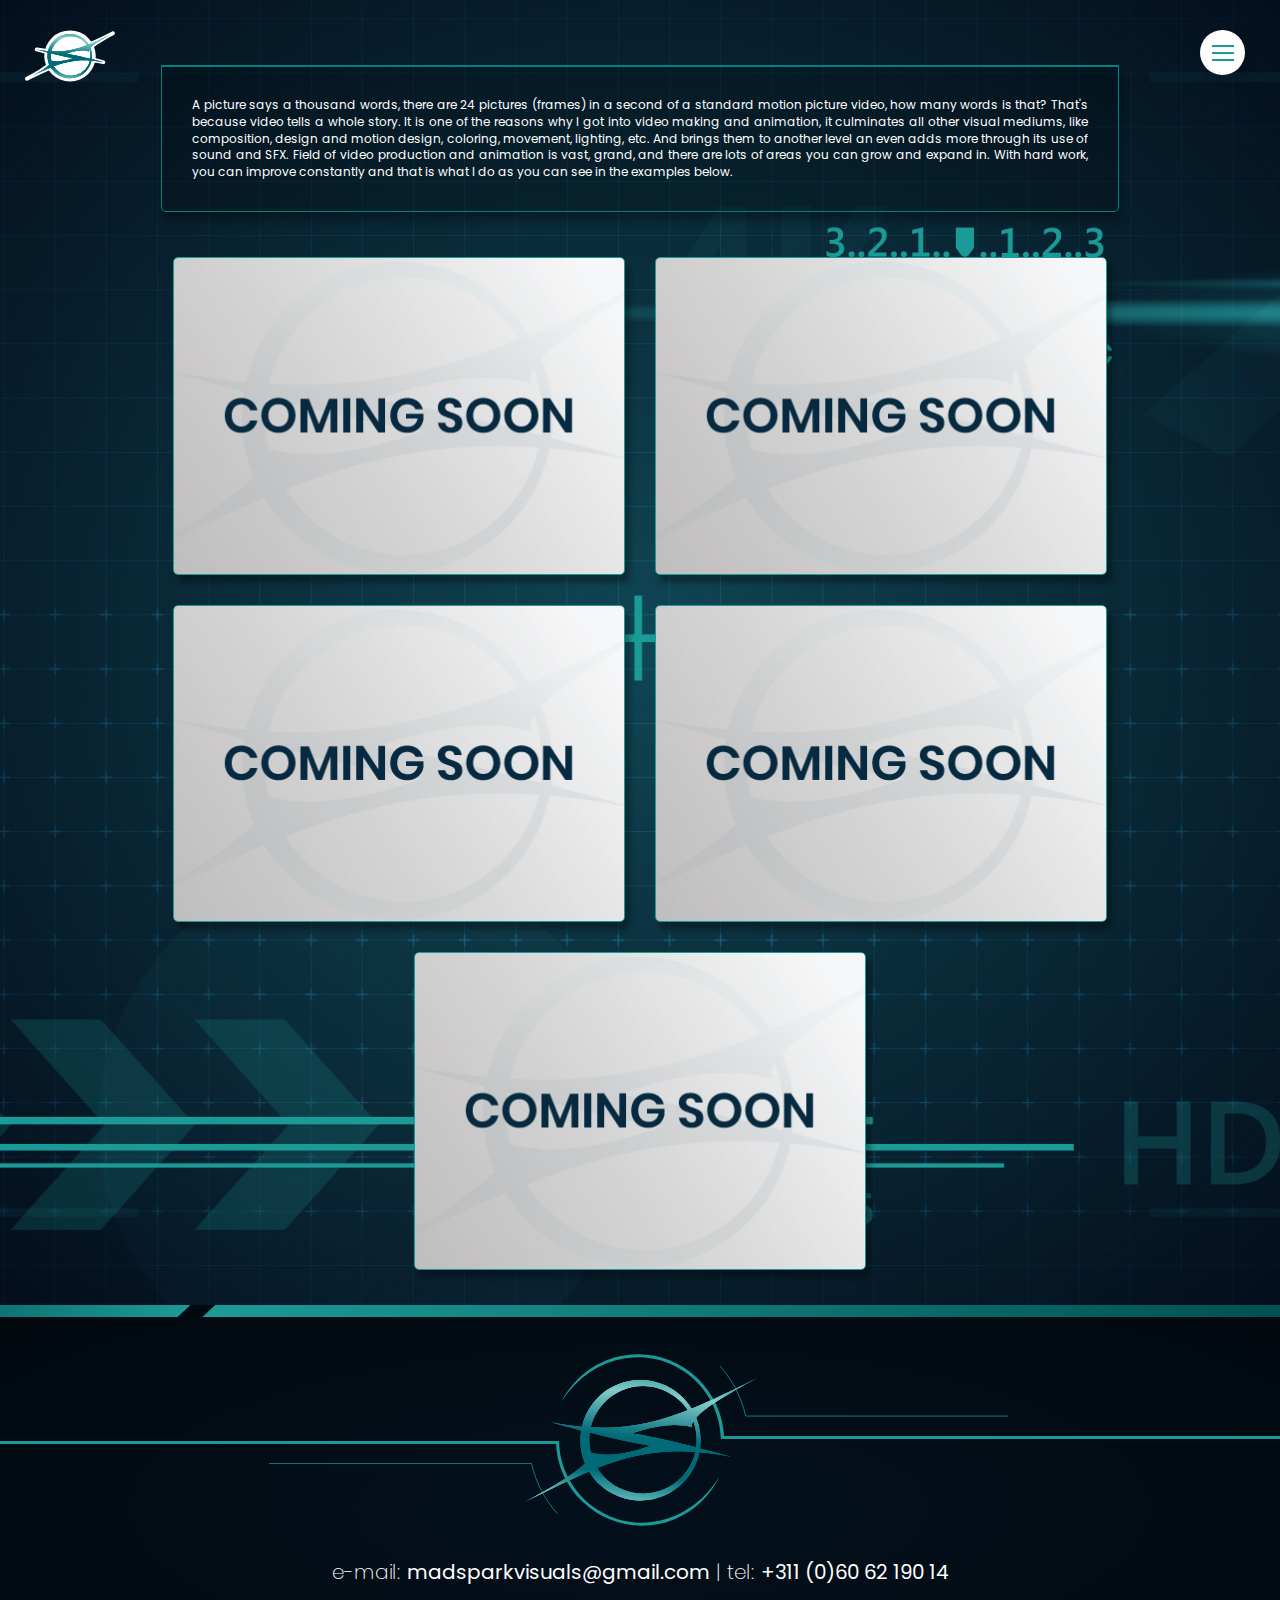
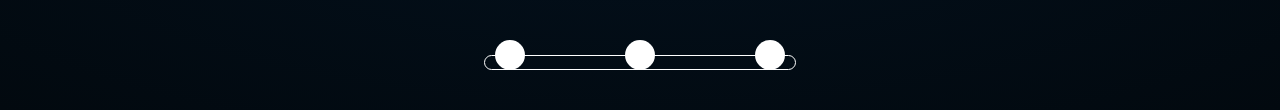
<file: pages/video.html>
<!DOCTYPE html>
<html lang="en" dir="ltr">

<head>
  <meta charset="utf-8">
  <link rel="shortcut icon" href="../img/favicon.png" type="image/x-icon">
  <meta charset="utf-8">
  <meta name="viewport" content="width=device-width, initial-scale=1.0">
  <meta http-equiv="X-UA-Compatible" content="IE=edge">
  <title>Video Spark Portfolio</title>
  <!-- Font Awesome -->
  <link rel="stylesheet" href="https://use.fontawesome.com/releases/v5.6.3/css/all.css"
    integrity="sha384-UHRtZLI+pbxtHCWp1t77Bi1L4ZtiqrqD80Kn4Z8NTSRyMA2Fd33n5dQ8lWUE00s/" crossorigin="anonymous">
  <!-- Google Fonts -->
  <link
    href="https://fonts.googleapis.com/css?family=Poppins:100,100i,200,200i,300,300i,400,400i,500,500i,600,600i,700,700i,800,800i,900,900i"
    rel="stylesheet">
  <!-- CSS stles and JS-->
  <link href="https://unpkg.com/aos@2.3.1/dist/aos.css" rel="stylesheet">
  <link rel="stylesheet" href="../main-styles.css">
  <link rel="stylesheet" href="../css/pages-styles.css">
  <link rel="stylesheet" href="../css/simplelightbox.css">

</head>

<body>

  <div id="sp-top" class="video-page_wrap">
    <header>
      <div class="navigation-data">
        <input type="checkbox" class="navigation_checkbox" id="navi-toggle">
        <label for="navi-toggle" class="navigation_button"> <span class="navi-icon">&nbsp</span> </label>
        <div class="navigation_background"></div>

        <nav class="navigation-pg-lg navigation-pg-sm">
          <ol class="nav-lg navigation_list">
            <li class="navigation_item">
              <div class="nav-circle navigation_circle"><a href="../index.html"
                  class="nav-circle_text navigation_link">HOME</a><img src="../img/home-ico.svg"
                  alt="Homescreen Section Icon" class="nav-circle_icon navigation_img"></div>
            </li>
            <li class="navigation_item">
              <div class="nav-circle navigation_circle"><a href="../pages/art.html"
                  class="nav-circle_text navigation_link">ART</a><img src="../img/art-ico.svg" alt="Art Page Icon"
                  class="nav-circle_icon navigation_img"></div>
            </li>
            <li class="navigation_item">
              <div class="nav-circle navigation_circle"><a href="../pages/design.html"
                  class="nav-circle_text navigation_link">DESIGN</a> <img src="../img/design-ico.svg"
                  alt="Design Page Icon" class="nav-circle_icon navigation_img"></div>
            </li>
            <li class="navigation_item">
              <div class="nav-circle navigation_circle"><a href="../pages/photo.html"
                  class="nav-circle_text navigation_link">PHOTO</a><img src="../img/photo-ico.svg" alt="Photo Page Icon"
                  class="nav-circle_icon navigation_img"></div>
            </li>
            <li class="navigation_item">
              <div class="nav-circle navigation_circle"><a href="../pages/video.html"
                  class="nav-circle_text navigation_link">VIDEO</a><img src="../img/video-ico.svg" al="Video Page Icon"
                  class="nav-circle_icon navigation_img"></div>
            </li>
            <li class="navigation_item non">
              <div class="nav-circle navigation_circle"><a href="#sp-contact-pg"
                  class="nav-circle_text navigation_link">CONTACTS</a><img src="../img/contact-ico.svg"
                  alt="Conteact Section Icon" class="nav-circle_icon navigation_img"></div>
            </li>
          </ol>
        </nav>
      </div>
      <a href="../index.html"><img class="logo logo-sm" src="../img/spark-logo.svg" alt="Spark Logo Icon"></a>

    </header>
    <main>
        <a class="totop" href="#sp-top"><i class="fas fa-angle-up"></i></a>
      <div class="vidoegallery_content">
        <p>
          A picture says a thousand words, there are 24 pictures (frames) in a second of a standard motion picture video, how many words is that? That's because video tells a whole story. It is one of the reasons why I got into video making and animation, it culminates all other visual mediums, like composition, design and motion design, coloring, movement, lighting, etc. And brings them to another level an even adds more through its use of sound and SFX. Field of video production and animation is vast, grand, and there are lots of areas you can grow and expand in. With hard work, you can improve constantly and that is what I do as you can see in the examples below.</p>
      </div>

      <div class="videogallery">
         <img src="../img/cs.jpg" alt="Coming Soon"> 
         <img src="../img/cs.jpg" alt="Coming Soon">  
         <img src="../img/cs.jpg" alt="Coming Soon">  
         <img src="../img/cs.jpg" alt="Coming Soon">  
         <img src="../img/cs.jpg" alt="Coming Soon">             
           <!--<iframe height="315" src="https://www.youtube.com/embed/pokX6UUeWW4" frameborder="0"
          allow="accelerometer; autoplay; encrypted-media; gyroscope; picture-in-picture" allowfullscreen></iframe>

        <iframe height="315" src="https://www.youtube.com/embed/SsIJDXncaiw" frameborder="0"
          allow="accelerometer; autoplay; encrypted-media; gyroscope; picture-in-picture" allowfullscreen></iframe>

        <iframe height="315" src="https://www.youtube.com/embed/CvrDIsaiF0c" frameborder="0"
          allow="accelerometer; autoplay; encrypted-media; gyroscope; picture-in-picture" allowfullscreen></iframe>

        <iframe height="315" src="https://www.youtube.com/embed/-t2NxVuKrZg" frameborder="0"
          allow="accelerometer; autoplay; encrypted-media; gyroscope; picture-in-picture" allowfullscreen></iframe>

        <iframe height="315" src="https://www.youtube.com/embed/VYJdzHtItLk" frameborder="0" 
        allow="accelerometer; autoplay; encrypted-media; gyroscope; picture-in-picture" allowfullscreen></iframe> -->
      </div>
    </main>
  </div>

  <footer id="sp-contact-pg">
    <div class="contact-wrap">
      <div class="page_element-b"></div>
      <div class="cont-logo"></div>
      <h4 class="cont-text">e-mail: <strong>madsparkvisuals@gmail.com</strong> | tel: <strong>+311 (0)60 62 190
          14</strong></h4>
      <div class="cont-soc">
        <div class="sm-bar_wrap">
          <ul class="sm-bar">
            <li class="sm-bar_link"><a class="sm-bar_elemnet" href="https://www.facebook.com/SpArKtheFreshMaker"><i
                  class="fab fa-facebook-f"></i></a></li>
            <li class="sm-bar_link"><a class="sm-bar_elemnet"
                href="https://www.youtube.com/channel/UCKtTL_YHnjQMmNHfBBHjHHA?view_as=subscriber"><i
                  class="fab fa-youtube"></a></i></li>
            <li class="sm-bar_link"><a class="sm-bar_elemnet" href="https://www.instagram.com/spark_visualart/?hl=en"><i
                  class="fab fa-instagram"></a></i></li>
          </ul>
        </div>
      </div>
    </div>
  </footer>

  <script src="https://ajax.googleapis.com/ajax/libs/jquery/2.2.4/jquery.min.js"></script>
  <script src="https://unpkg.com/aos@2.3.1/dist/aos.js"></script>
  <script src="../js/simple-lightbox.js" type="text/javascript" charset="utf-8"></script>
  <script src="../js/pages.js" charset="utf-8"></script>
</body>

</html>
</file>
<file: css/circliful.css>
.circliful {
    position: relative;
}

.circle-text, .circle-info, .circle-text-half, .circle-info-half {
    width: 100%;
    position: absolute;
    text-align: center;
    display: inline-block;
}

.circle-info, .circle-info-half {
	color: #999;
}

.circliful .fa {
	margin: -10px 3px 0 3px;
	position: relative;
	bottom: 4px;
}
.cont-wrap {
  background-color: blue;
  height: 60vh;
  position: relative;
}
</file>
<file: main-styles.css>
html::after,
html::before {
  margin: 0;
  padding: 0;
  box-sizing: inherit;
}

a {
  text-decoration: none;
}

* {
  margin: 0;
  padding: 0;

}

html {
  font-family: "Poppins", sans-serif;
  font-size: 10px;
  line-height: 1.7;
  margin: 0;
  padding: 0;
  box-sizing: inherit;
}

body {
  margin: 0;
  padding: 0;
}

/* Navigation */
.navigation_checkbox {
  display: none;
}

.navigation_button:hover .navi-icon::before {
  top: -1rem;
}

.navigation_button:hover .navi-icon::after {
  top: 1rem;
}

.navi-icon {
  position: relative;
  margin-top: 2.2rem;
}

.navi-icon,
.navi-icon::before,
.navi-icon::after {
  width: 2.2rem;
  height: 2px;
  background-color: #1B9B97;
  display: inline-block;
  transition: all 0.2s;
}

.navi-icon::before,
.navi-icon::after {
  content: "";
  position: absolute;
  left: 0;
}

.navi-icon::before {
  top: -0.7rem;
}

.navi-icon::after {
  top: 0.7rem;
}

.navigation_checkbox:checked+.navigation_button .navi-icon {
  background-color: white;
}

.navigation_checkbox:checked+.navigation_button .navi-icon::before {
  top: 0;
  transform: rotate(135deg);
}

.navigation_checkbox:checked+.navigation_button .navi-icon::after {
  top: 0;
  transform: rotate(-135deg);
}

.logo {
  animation: leftToRightFadeIn 0.8s 1s cubic-bezier(.67, -0.25, .32, 1.45);
  animation-fill-mode: backwards;
}

.navigation_button {
  animation: rightToLeftFadeIn 0.8s 1s cubic-bezier(.67, -0.25, .32, 1.45);
  animation-fill-mode: backwards;
}

.sm-bar,
.sm-bar_wrap {
  animation: fadeIn 0.8s 1s cubic-bezier(.67, -0.25, .32, 1.45);
  animation-fill-mode: backwards;
}

/* Navi LG */
@media (min-width: 769px) {
  .logo {
    width: 9rem;
    position: absolute;
    top: 3rem;
    left: 2.5rem;
    z-index: 110;
  }

  .navigation-lg {
    border: white 1px solid;
    border-radius: 2rem;
    height: 0;
    width: 2.5rem;
    position: fixed;
    right: 4.5rem;
    top: 2rem;
    z-index: 99;
    opacity: 0;
    transition: all 0.4s;
  }

  .navigation_button {
    background-color: white;
    height: 4.5rem;
    width: 4.5rem;
    position: fixed;
    top: 3rem;
    right: 3.5rem;
    border-radius: 50%;
    z-index: 110;
    box-shadow: 5px 7px 7px rgba(0, 0, 0, 0.1);
    text-align: center;
    cursor: pointer;
  }

  .nav-lg {
    position: fixed;
    right: 3.5rem;
    top: 8.5rem;
    text-align: right;
    list-style: none;
    z-index: 100;
  }

  .navigation_item {
    height: 0;
    transition: all 0.3s;
  }

  .nav-circle {
    position: relative;
    width: 4.5rem;
    height: 0;
    margin: 1.5rem 0;
    border-radius: 2.5rem;
    display: inline-block;
    background-color: white;
    transition: all 0.5s cubic-bezier(.67, -0.25, .32, 1.45);
    box-shadow: 5px 7px 7px rgba(0, 0, 0, 0.1);
    opacity: 0;
  }

  .nav-circle:hover,
  .nav-circle:focus,
  .nav-circle:active {
    width: 15rem;
    border-radius: 2.5rem;
  }

  .nav-circle_text,
  .nav-circle_text:link,
  .nav-circle_text:visited {
    opacity: 0;
    width: 100%;
    height: 100%;
    margin: 0;
    line-height: 4.5rem;
    text-align: center;
    text-decoration: none;
    display: inline-block;
    vertical-align: middle;
    color: #1B9B97;
    font-size: 2rem;
    font-weight: 600;
  }

  .nav-circle_text:hover {
    opacity: 1;
    font-weight: 600;
    animation: textFade 0.7s;
    color: #1B9B97;
    text-decoration: none;
  }

  .nav-circle:active>.nav-circle_text {
    opacity: 1;
    font-weight: 600;
    animation: textFade 0.7s;
    color: #1B9B97;
    text-decoration: none;
  }

  .nav-circle_icon {
    opacity: 1;
    width: 3rem;
    height: 3rem;
    display: inline-block;
    position: absolute;
    top: 0.7rem;
    left: 0.7rem;
    z-index: 120;
    transition: all 0.5s;
  }

  .nav-circle_text:hover~.nav-circle_icon {
    opacity: 0;
    transform: rotate(-90deg) scale(0.2);
  }

  .navigation_checkbox:checked~.navigation-lg {
    height: 66rem;
    opacity: 1;
  }

  .navigation_checkbox:checked~.navigation-lg .navigation_item {
    height: 100%;
  }

  .navigation_checkbox:checked~.navigation-lg .navigation_item .nav-circle {
    height: 4.5rem;
    opacity: 1;
  }
}

/* Navi Sm */
@media (max-width:768px) {
  .logo-sm {
    width: 8rem;
    position: absolute;
    top: 1.8rem;
    left: 1rem;
  }

  .navigation-menu_icon {
    width: 3rem;
    display: block;
    margin: 0.7rem auto
  }

  .navigation_button {
    background-color: white;
    height: 4.5rem;
    width: 4.5rem;
    position: fixed;
    top: 2rem;
    right: 2rem;
    border-radius: 50%;
    z-index: 110;
    box-shadow: 5px 7px 7px rgba(0, 0, 0, 0.1);
    text-align: center;
    cursor: pointer;
  }

  .navigation_background {
    height: 3rem;
    width: 3rem;
    border-radius: 50%;
    position: fixed;
    top: 2.5rem;
    right: 2.5rem;
    background-image: radial-gradient(rgba(27, 155, 151, 0.95), rgba(0, 79, 79, 0.95));
    z-index: 100;
    transition: transform 0.5s;
    animation: rightToLeftFadeIn 0.8s 1s cubic-bezier(.67, -0.25, .32, 1.45);
    animation-fill-mode: backwards;
  }

  .navigation-sm {
    height: 100vh;
    position: fixed;
    top: 0;
    right: -50rem;
    z-index: 105;
    opacity: 0;
    width: 0;
    transition: all 0.5s cubic-bezier(.67, -0.25, .32, 1.45);
  }

  .navigation_list {
    position: absolute;
    top: 50%;
    left: 50%;
    transform: translate(-50%, -50%);
    list-style: none;
    text-align: center;
  }

  .navigation_item {
    display: block;
  }

  .navigation_circle {
    background-color: white;
    width: 20rem;
    border-radius: 25rem;
    margin: 2.5rem 0;
    box-shadow: 5px 7px 7px rgba(0, 0, 0, 0.1);
  }

  .navigation_link,
  .navigation_link:link,
  .navigation_link:visited {
    font-size: 2.8rem;
    font-weight: 600;
    color: #1B9B97;
    text-decoration: none;
  }

  .navigation_img {
    display: none;
  }

  .navigation_checkbox:checked~.navigation_background {
    transform: scale(80);
  }

  .navigation_checkbox:checked~.navigation-sm {
    opacity: 1;
    width: 100%;
    right: 0;
  }
}

/* Home Screen */
.home-screen_wrap {
  background-image: url(img/home_bg.jpg);
  background-position: center;
  background-size: cover;
  height: 100vh;
  max-height: 1100px;
  width: 100%;
  position: relative;
}

.planet-container {
  position: relative;
  width: 100%;
  height: 100vh;
  max-width: 1920px;
  margin: auto;
  overflow: hidden;
}

.planet-blue {
  position: absolute;
  top: 4rem;
  right: 4rem;
  animation: myOrbit 20s infinite;
}

.planet-mag {
  position: absolute;
  top: 35rem;
  right: 35rem;
  animation: myOrbit 15s infinite;
  animation-direction: alternate;
}

.planet-ora {
  position: absolute;
  top: 25rem;
  left: 38rem;
  animation: myOrbit 18s infinite;
}

.planet-purp {
  position: absolute;
  bottom: 2rem;
  right: 8rem;
  animation: myOrbit 10s infinite;
  animation-direction: alternate;
}

.homeicon {
  position: absolute;
  width: 100%;
  left: 50%;
  bottom: 50%;
  transform: translate(-50%, 60%);
}

.homeicon_flat {
  display: block;
  width: 25rem;
  height: 25rem;
  margin: auto;
  padding: 6rem;
}

.homeicon_title {
  display: block;
  width: 60rem;
  margin: auto;
}

.homeicon h1 {
  text-align: center;
  color: white;
  font-size: 4rem;
  font-weight: 200;
}

.sm-bar_wrap {
  width: 31rem;
  height: 1.3rem;
  position: absolute;
  bottom: 4rem;
  left: 50%;
  transform: translate(-50%);
  border-radius: 20rem;
  border: white 1px solid;
  z-index: 140;
}

.sm-bar {
  position: absolute;
  bottom: -1.1rem;
  left: 50%;
  transform: translate(-50%);
  display: flex;
  text-align: center;
  list-style: none;
  font-size: 1.8rem;
  z-index: 150;
  align-items: center;
}

.sm-bar_elemnet,
.sm-bar_elemnet:link,
.sm-bar_elemnet:visited {
  display: inline-block;
  background-color: white;
  width: 3rem;
  height: 3rem;
  border-radius: 25rem;
  margin: 0 5rem;
  color: #1B9B97;
  transition: all 0.5s;
}

.sm-bar_elemnet:hover {
  color: #004F4F;
  transform: translateY(-2px);
}

.fab {
  line-height: 1.6
}

/* About Me */
.about_wrap {
  background-image: url(img/about-bg.svg);
  background-size: cover;
  background-position: center;
  height: 100vh;
  max-height: 1100px;
  position: relative;
}

.about_element-t {
  background-image: url(img/div-element.svg);
  background-size: cover;
  background-position: center;
  height: 1.2rem;
  width: 100%;
  position: absolute;
  top: 0;
}

.about_element-b {
  background-image: url(img/div-element2.svg);
  background-size: cover;
  background-position: center;
  height: 1.2rem;
  width: 100%;
  position: absolute;
  bottom: 0;
}

.about_container {
  width: 100%;
  height: 100%;
  display: flex;
  flex-direction: column;
  padding: 0;
}

.about-top-row {
  height: 85%;
  display: flex;
  flex-direction: row;
  justify-content: center;
}

.about-col {
  width: 50%;
  height: 100%;
  margin: 0;
  padding: 0;
  display: inline-block;
  float: left;
  position: relative;
}

.colr {
  overflow: hidden;
}

.about_img {
  position: absolute;
  height: 85%;
  max-height: 80rem;
  right: -10%;
  top: 55%;
  transform: translateY(-50%);
}

.about-text_cont {
  position: relative;
  width: 100%;
  max-width: 70rem;
  top: 50%;
  transform: translateY(-50%);
}

.about_text {
  background-image: linear-gradient(90deg, #1B9B97, #004F4F);
  width: 50%;
  margin: 0 auto 2.5rem;
  padding: 1rem 2rem;
  border-radius: 25rem;
  color: white;
  text-transform: uppercase;
  font-weight: 600;
  font-size: 2.5rem;
  text-align: center;
  box-shadow: 7px 7px 10px rgba(0, 0, 0, 0.3);
}

.about-text_par {
  box-sizing: border-box;
  width: 100%;
  font-size: 1.6rem;
  line-height: 1.4;
  font-weight: 400;
  color: #004F4F;
  padding: 2.5rem;
  background-color: rgba(255, 255, 255, 0.6);
  border: #1B9B97 1px solid;
  border-top: #004F4F 0.5rem solid;
  text-align: justify;
  box-shadow: 5px 5px 5px rgba(0, 0, 0, 0.3);
}

.about_bott-wrap {
  position: relative;
  width: 100%;
  max-width: 140rem;
  height: 15%;
  display: flex;
  flex-direction: row;
  margin: 0 auto 3rem;
}

.about_bott-wrap a {
  width: 20%;
  font-size: 3rem;
  padding: 1rem;
  background-image: linear-gradient(90deg, #1B9B97, #004F4F);
  border-radius: 25rem;
  text-align: center;
  color: white;
  font-weight: 600;
  margin: auto;
  transition: all 0.8s;
}

/* .small-line {
  display: inline-block;
  width: calc((100% -3*8rem)/4);
  float: left;
  margin: auto;
} */

.about_bott-wrap a:hover {
  transform: scale(1.2) translateY(-5px);
  box-shadow: 2px 10px 8px rgba(0, 0, 0, 0.3);
}

/* .small-line-text {
  width: 70%;
  font-size: 3rem;
  padding: 1rem;
  background-image: linear-gradient(90deg, #1B9B97, #004F4F);
  border-radius: 25rem;
  text-align: center;
  color: white;
  font-weight: 600;
  margin: auto;
  transition: all 0.8s;
} */

/* Skills */
.skill-wrap {
  background-image: url(img/skill-bg2.jpg);
  background-size: cover;
  background-position: center;
  height: 100vh;
  max-height: 1100px;
  width: 100%;
  position: relative;
}

.skill_element-b {
  background-image: url(img/div-element.svg);
  background-size: cover;
  background-position: center;
  height: 1.2rem;
  width: 100%;
  position: absolute;
  bottom: 0;
}

.skill-ver-col {
  width: 100%;
  height: 100%;
  max-width: 140rem;
  margin: auto;
  display: flex;
  flex-direction: column;
  justify-content: space-evenly;
  align-items: stretch;
}

.skill-top-text {
  color: white;
  text-align: center;
}

.skill-top-text h2 {
  font-size: 4rem;
  font-weight: 600;
  /* padding: 4rem 0 2rem; */
}

.skill-text-wr {
  background-color: rgba(0, 0, 0, 0.3);
  width: 75%;
  margin: 2rem auto 0;
  font-size: 1.5rem;
  line-height: 1.6;
  padding: 2rem;
  border: #1B9B97 1px solid;
  border-top: #1B9B97 3px solid;
}

.skill-prog-row {
  width: 100%;
  margin: 0 auto 0;
  display: flex;
  flex-direction: row;
  justify-content: center;
  flex-wrap: wrap;
}

.ps {
  background-image: url(img/ps.png);
}

.lr {
  background-image: url(img/lr.png);
}

.ai {
  background-image: url(img/ai.png);
}

.an {
  background-image: url(img/an.png);
}

.au {
  background-image: url(img/au.png);
}

.ae {
  background-image: url(img/ae.png);
}

.pr {
  background-image: url(img/pr.png);
}

.skill-circ {
  width: 15%;
  margin: 0 -1.8%;
  background-size: cover;
  background-position: center;
}

.skill-lang {
  color: white;
  text-align: center;
}

.skill-lang h3 {
  width: 50rem;
  padding: 1rem 0;
  margin: 0 auto 1rem;
  font-size: 3rem;
  border-bottom: #1B9B97 3px solid;
}

.skill-lang-ico {
  width: 60%;
  margin: auto;
  display: flex;
  flex-direction: row;
  justify-content: center;
}

.skill-lang-img {
  height: 8rem;

  margin: 1rem 2.5rem;
}

.skill-lang p {
  width: 70%;
  margin: auto;
  font-size: 1.5rem;
  line-height: 1.6;
}

.skill-lang p a,
.skill-lang p a:visited {
  font-size: 2rem;
  color: #1B9B97;
}

/* Contacts */
.contact-wrap {
  background-image: radial-gradient(#03101C, #02090F);
  height: 35vh;
  max-height: 400px;
  position: relative;
  padding: 4.5rem 0;
}

.cont-logo {
  background-image: url(img/footer-img.svg);
  background-position: center;
  background-size: cover;
  width: 100%;
  height: 100%;
  max-height: 18rem;
  margin: 0 0 2.5rem;
}

.cont-text {
  text-align: center;
  color: white;
  font-size: 2rem;
  font-weight: 200;
}

.cont-tex strong {
  font-weight: 400;
}

.text-test {
  font-size: 30px;
  color: red;
}


/* Animations */
@keyframes textFade {
  0% {
    opacity: 0
  }

  35% {
    opacity: 0
  }

  100% {
    opacity: 1;
    transform: 1;
  }
}

@keyframes leftToRightFadeIn {
  0% {
    transform: translateX(-10rem);
    opacity: 0;
  }

  100% {
    transform: translateX(0);
    opacity: 1;
  }
}

@keyframes rightToLeftFadeIn {
  0% {
    transform: translateX(10rem);
    opacity: 0;
  }

  100% {
    transform: translateX(0);
    opacity: 1;
  }
}

@keyframes fadeIn {
  0% {
    opacity: 0;
  }

  100% {
    opacity: 1;
  }
}

@keyframes myOrbit {
  from {
    -webkit-transform: rotate(0deg) translateX(10px) rotate(0deg);
  }

  to {
    -webkit-transform: rotate(360deg) translateX(10px) rotate(-360deg);
  }
}

/* Responsive */
@media (min-width: 2000px) {
  html {
    font-size: 10px;
  }



}

@media (max-width: 1200px) {
  .planet-blue {
    width: 35rem;
    top: 8rem;
    right: -1rem;
  }

  .planet-mag {
    top: 38rem;
    right: 4rem;
  }

  .planet-ora {
    top: 25rem;
    left: 12rem;
  }

  .about_img {
    height: 80%;
    right: -20%;
  }
}

.about-text_par {
  font-size: 1.55rem;
}

@media (max-width: 1100px) {
  .homeicon h1 {
    font-size: 3.5rem;
  }

  .homeicon_title {
    width: 50rem;
  }

  .about_text {
    font-size: 2.4rem;
  }

  .about-text_par {
    font-size: 1.4rem;
  }

  .about_img {
    height: 80%;
    right: -30%;
  }

  .skill-top-text h2 {
    font-size: 3.2rem;
  }

  .skill-text-wr {
    font-size: 1.4rem;
  }

  .skill-lang h3 {
    font-size: 2.5rem;
  }

  .skill-lang p {
    font-size: 1.4rem;
  }

  .skill-circ {
    width: 17%;
  }

  .skill-lang-img {
    height: 7rem;
  }

  .skill-lang p {
    width: 80%;
  }

  .skill-text-wr {
    width: 85%;
  }
}

@media (max-height: 850px) {
  .homeicon_flat {
    width: 20rem;
    height: 20rem;
  }

  .planet-purp {
    bottom: -3%;
  }

  .planet-mag {
    top: 40%;
    right: 70%;
  }

  .planet-ora {
    top: 24%;
    left: 60%;
  }

  .homeicon_title {
    width: 52rem;
  }

  .homeicon h1 {
    font-size: 3.6rem;
  }

  .homeicon_title {
    width: 45rem;
  }
}



@media (max-width: 750px) {
  .home-screen_wrap {
    background-image: url(img/home_bg.jpg);
    background-position: center;
    background-size: cover;
    width: 100%;
    height: 100%;
    position: relative;
    display: block;
    padding: 2rem 0;
  }

  .homeicon_title {
    width: 30rem;
  }

  .homeicon h1 {
    font-size: 1.8rem;
    margin-bottom: 5rem;
  }

  .colr {
    display: none;
  }

  .about-col {
    width: 95%;
  }

  .about_wrap {
    background-image: url(img/about-bg.svg);
    background-size: cover;
    background-position: center;
    width: 100%;
    height: 100%;
    position: relative;
    display: block;
    padding: 2rem 0;
    max-height: 2000px;
  }

  .about_text {
    font-size: 1.7rem;
    margin-top: 1.5rem;
  }

  .about-text_par {
    margin-bottom: 3rem;
  }


  .about_bott-wrap {
    flex-wrap: wrap;
  }

  .about_bott-wrap a {
    width: 35%;
    font-size: 2.8rem;
    margin: 1rem auto;

  }

  .about-text_cont {
    top: 0;
    transform: translate(0);
  }

  .skill-wrap {
    background-image: url(img/skill-bg2.jpg);
    background-size: cover;
    background-position: center;
    width: 100%;
    height: 100%;
    position: relative;
    display: block;
    padding: 2rem 0;
    max-height: 5000px;
  }

  .skill-circ {
    width: 30%;
  }

  .skill-lang h3 {
    width: 100%;
  }

  .skill-lang-img {
    height: 5rem;
    margin: 1rem 1rem;
  }

  .skill-lang p {
    margin: 1rem auto;
  }

  .skill-prog {
    margin: 2rem 0;
  }

  .contact-wrap {
    height: 50vh;
  }

  .planet-blue {
    display: none;
  }
}

@media (max-width: 420px) {
  .skill-circ {
    width: 50%;
  }

  .skill-lang-img {
    height: 3.5rem;
  }

  .sm-bar_elemnet,
  .sm-bar_elemnet:link,
  .sm-bar_elemnet:visited {
    margin: 0 2.5rem;
  }

  .sm-bar_wrap {
    width: 23rem;
  }

  .planet-ora {
    top: 43%;
    left: 61%;
  }

  .planet-mag {
    top: 20%;
    right: 70%;
  }

}

@media (max-width: 340px) {
  .homeicon_title {
    width: 25rem;
  }
}

@keyframes fadeDown {
  0% {
    transform: translateY(-20rem);
    opacity: 0;
  }

  100% {
    transform: translateY(0);
    opacity: 1;
  }
}
</file>
<file: css/pages-styles.css>
/* Backgrounds */
.art-page_wrap {
  background-image: url(../img/skill-bg2.jpg);
  background-size: cover;
  background-position: center;
  width: 100%;
  min-height: 100vh;
  animation: textFade 0.8s 0.8s;
  animation-fill-mode: backwards;
}

.design-page_wrap {
  background-image: url(../img/skill-bg2.jpg);
  background-size: cover;
  background-position: center;
  width: 100%;
  min-height: 100vh;
  animation: textFade 0.8s 0.8s;
  animation-fill-mode: backwards;
}

.photo-page_wrap {
  background-image: url(../img/photo-bg.jpg);
  background-size: cover;
  background-position: center;
  width: 100%;
  min-height: 100vh;
  animation: textFade 0.8s 0.8s;
  animation-fill-mode: backwards;
}

.video-page_wrap {
  background-image: url(../img/video-bg.jpg);
  background-size: cover;
  background-position: center;
  width: 100%;
  min-height: 100vh;
  padding-bottom: 2rem;
  animation: textFade 0.8s 0.8s;
  animation-fill-mode: backwards;
}

.totop {
  display: none;
}

.gallery_content ul li {
  z-index: 55;
}

.videotextfix {
  margin: 5rem auto 3rem;
  display: block;
}

.vidoegallery_content {
  padding: 6.5rem 0 3rem;
}

.vidoegallery_content p {
  width: 70%;
  max-width: 1300px;
  margin: auto;
  padding: 3rem;
  color: white;
  text-align: justify;
  line-height: 1.4;
  font-size: 1.2rem;
  background: #0000002e;
  border: 1px solid teal;
  border-top: 2px solid teal;
  box-shadow: 2px 8px 8px rgba(0, 0, 0, 0.3);
  border-radius: 0 0 5px 5px;
}

.videogallery {
  display: flex;
  flex-wrap: wrap;
  justify-content: center;
  max-width: 1920px;
  margin:auto;
}

.videogallery img {
  width: 45rem;
  margin: 1.5rem;
  border-radius: 5px;
  border: 1px solid #1B9B97;
  box-shadow: 5px 8px 5px rgba(0, 0, 0, 0.3);
}

.videogallery iframe {
  width: 45rem;
  margin: 1.5rem;
  border-radius: 5px;
  border: 1px solid #1B9B97;
  box-shadow: 5px 8px 5px rgba(0, 0, 0, 0.3);
}

/* Pages nav mod */
@media (min-width: 769px) {
  .navigation-pg-lg {
    border: white 1px solid;
    border-radius: 2rem;
    height: 0;
    width: 2.5rem;
    position: fixed;
    right: 4.5rem;
    top: 2rem;
    z-index: 99;
    opacity: 0;
    transition: all 0.4s;
  }

  .navigation_checkbox:checked~.navigation-pg-lg {
    height: 51rem;
    opacity: 1;
  }

  .navigation_checkbox:checked~.navigation-pg-lg .navigation_item {
    height: 100%;
  }

  .navigation_checkbox:checked~.navigation-pg-lg .navigation_item .nav-circle {
    height: 4.5rem;
    opacity: 1;
  }
}

@media (max-width:768px) {
  .navigation-pg-sm {
    height: 100vh;
    position: fixed;
    top: 0;
    right: -50rem;
    z-index: 105;
    opacity: 0;
    width: 0;
    transition: all 0.5s cubic-bezier(.67, -0.25, .32, 1.45);
  }

  .navigation_checkbox:checked~.navigation-pg-sm {
    opacity: 1;
    width: 100%;
    right: 0;
  }
}

.gallery-bg_line {
  animation: fadeDown 0.8s 1s cubic-bezier(.67, -0.25, .32, 1.45);
  animation-fill-mode: backwards;
}

.gallery_content ul {
  animation: fadeDown2 0.8s 1s cubic-bezier(.67, -0.25, .32, 1.45);
  animation-fill-mode: backwards;
}

.gallery_content p {
  animation: fadeUp 1s 1s cubic-bezier(.67, -0.25, .32, 1.45);
  animation-fill-mode: backwards;
}

.gallery {
  animation: fadeUp 1.2s 1s cubic-bezier(.67, -0.25, .32, 1.45);
  animation-fill-mode: backwards;
}

@keyframes fadeDown {
  0% {
    transform: translate(-50%, -10rem);
    opacity: 0;
  }

  100% {
    transform: translate(-50%, 0);
    opacity: 1;
  }
}

@keyframes fadeDown2 {
  0% {
    transform: translateY(-20rem);
    opacity: 0;
  }

  100% {
    transform: translateY(0);
    opacity: 1;
  }
}

@keyframes fadeUp {
  0% {
    transform: translateY(30rem);
    opacity: 0;
  }

  100% {
    transform: translateY(0);
    opacity: 1;
  }
}

/* Gallery */
.gallery_container {
  width: 100%;
  max-width: 1920px;
  display: flex;
  justify-content: center;
  align-items: center;
  overflow: hidden;
  margin: auto;
}

.gallery_content {
  color: #1B9B97;
}

.gallery-bg_line {
  width: 75rem;
  height: 2rem;
  position: absolute;
  top: 4.4rem;
  left: 50%;
  transform: translate(-50%);
  border-radius: 20rem;
  border: white 1px solid;
  z-index: 10;
}

.desfix {
  width: 67rem;
}

.gallery_content ul {
  width: 75%;
  margin: 3.3rem auto;
  list-style-type: none;
  display: flex;
  flex-direction: row;
  justify-content: center;
  text-align: center;
  z-index: 50;
}

.gallery_content ul li {
  margin: 0 2rem 0;
  background-color: white;
  padding: 0.5rem 4rem;
  border-radius: 30rem;
  font-size: 1.8rem;
  font-weight: 600;
  transition: all 0.4s;
}

.gallery_content ul li:hover {
  transform: scale(1.2);
  cursor: pointer;
  box-shadow: 2px 10px 8px rgba(0, 0, 0, 0.3);
}

.gallery_content p {
  width: 70%;
  max-width: 1300px;
  margin: auto;
  padding: 0 0 3rem;
  color: white;
  text-align: center;
  line-height: 1.4;
  font-size: 1.2rem;
}

/*filter*/
.filter {
  display: grid;
  grid-template-columns: repeat(4, 32rem);
  grid-gap: 1.5rem;
  padding-bottom: 4rem;
  justify-content: center;
}

.item {
  background-color: white;
  border-radius: 5px;
  transition: 2s;
  position: static;
  visibility: visible;
  overflow: hidden;
  opacity: 1;
  display: flex;
  justify-content: center;
  border: solid 1px #004F4F;
  box-shadow: 2px 8px 8px rgba(0, 0, 0, 0.3);
}

.logogs {
  filter: grayscale();
}

.logogs:hover {
  filter: none;
}

.item a {
  filter: grayscale(0.7);
  display: flex;
  transition: all 0.4s;
}

.item a:hover {
  transform: scale(1.1);
  filter: none;
}

.item.hide {
  transition: 0s;
  position: absolute;
  visibility: hidden;
  overflow: hidden;
  opacity: 0;
}

.page_element-b {
  background-image: url(../img/div-element.svg);
  background-size: cover;
  background-position: center;
  height: 1.2rem;
  width: 100%;
  position: absolute;
  top: 0;
}

.sl-wrapper .sl-image .sl-caption {
  text-align: center;
}

@media(max-width:1350px) {
  .filter {
    grid-template-columns: repeat(3, 32rem);
  }
}

@media(max-width:1050px) {
  .filter {
    grid-template-columns: repeat(2, 32rem);
  }
}

@media(max-width:680px) {
  .filter {
    grid-template-columns: repeat(1, 32rem);
  }

  .vidoegallery_content {
    padding: 9.5rem 0 3rem;
  }

  .vidoegallery_content p {
    width: auto;
    border: 0;
    border-bottom: 1px solid teal;
    border-top: 2px solid teal;
  }

  .videogallery img {
    width: 80%;
  }
}

@media(max-width:900px) {
  .gallery_content ul {
    flex-direction: column;
  }

  .logogs {
    filter: none;
  }

  .item a {
    filter: inherit;
  }

  .gallery_content ul {
    margin: 7.3rem auto 3.6rem;
  }

  .gallery_content p {
    width: 100%;
    text-align: justify;
    box-sizing: border-box;
    padding: 3rem;
    background-color: #00000021;
    margin: 0 0 4rem;
    border-bottom: 1px solid teal;
    border-top: 1px solid teal;
    box-shadow: 2px 8px 8px rgba(0, 0, 0, 0.3)
  }

  .gallery_content ul li {
    margin: 15px 2rem 0;
  }

  .gallery_content ul li:active,
  .gallery_content ul li:focus {
    border: solid 2px #1b9b97;
  }

  .gallery-bg_line {
    display: none;
  }

  .totop {
    display: block;
    position: fixed;
    bottom: 2rem;
    right: 2rem;
    width: 4.5rem;
    height: 4.5rem;
    text-align: center;
    font-size: 2.7rem;
    color: white;
    border-radius: 50px;
    background-image: linear-gradient(#0ad3ca, #01717c);
    box-shadow: 5px 7px 7px rgba(0, 0, 0, 0.1);
    animation: rightToLeftFadeIn 0.8s 1s cubic-bezier(.67, -0.25, .32, 1.45);
    animation-fill-mode: backwards;
    z-index: 10;
  }
}
</file>
<file: css/simplelightbox.css>
body.hidden-scroll {
  overflow: hidden;
}

.sl-overlay {
  position: fixed;
  left: 0;
  right: 0;
  top: 0;
  bottom: 0;
  background-image: radial-gradient(rgba(27, 155, 151, 0.9), rgba(0, 79, 79, 0.9));
  display: none;
  z-index: 1035;
}

.sl-wrapper {
  z-index: 1040;
}

.sl-wrapper button {
  border: 0 none;
  background: transparent;
  font-size: 28px;
  padding: 0;
  cursor: pointer;
}

.sl-wrapper button:hover {
  opacity: 0.7;
}

.sl-wrapper .sl-close {
  display: none;
  position: fixed;
  right: 57px;
  top: 45px;
  z-index: 10060;
  margin-top: -14px;
  margin-right: -14px;
  height: 30px;
  width: 30px;
  line-height: 44px;
  font-family: "Poppins", sans-serif;
  color: white;
  font-size: 6rem;
}

.sl-wrapper .sl-close:focus {
  outline: none;
}

.sl-wrapper .sl-counter {
  display: none;
  position: fixed;
  top: 37px;
  left: 44px;
  z-index: 1060;
  color: white;
  font-size: 2.2rem;
}

.sl-wrapper .sl-navigation {
  width: 100%;
  display: none;
}

.sl-wrapper .sl-navigation button {
  position: fixed;
  top: 50%;
  margin-top: -22px;
  height: 44px;
  width: 22px;
  line-height: 44px;
  text-align: center;
  display: block;
  z-index: 10060;
  font-family: Arial, Baskerville, monospace;
  color: white;
}

.sl-wrapper .sl-navigation button.sl-next {
  right: 5px;
  font-size: 5rem;
}

.sl-wrapper .sl-navigation button.sl-prev {
  left: 5px;
  font-size: 5rem;
}

.sl-wrapper .sl-navigation button:focus {
  outline: none;
}

@media (min-width: 35.5em) {
  .sl-wrapper .sl-navigation button {
    width: 44px;
  }

  .sl-wrapper .sl-navigation button.sl-next {
    right: 10px;
    font-size: 6rem;
  }

  .sl-wrapper .sl-navigation button.sl-prev {
    left: 10px;
    font-size: 6rem;
  }
}

@media (min-width: 50em) {
  .sl-wrapper .sl-navigation button {
    width: 44px;
  }

  .sl-wrapper .sl-navigation button.sl-next {
    right: 20px;
    font-size: 6rem;
  }

  .sl-wrapper .sl-navigation button.sl-prev {
    left: 20px;
    font-size: 6rem;
  }
}

.sl-wrapper .sl-image {
  position: fixed;
  -ms-touch-action: none;
  touch-action: none;
  z-index: 10000;
}

/* @media (max-width: 600px) {
  .sl-wrapper .sl-image img {
    margin: -53px -28px;
    padding: 0;
    display: block;
    border: 0 none;
    width: 130%;
    height: auto;
  }
} */

.sl-wrapper .sl-image img {
  margin: 0;
  padding: 0;
  display: block;
  border: 0 none;
  width: 100%;
  height: auto;
  border-radius: 5px;
    box-shadow: 2px 10px 8px rgba(0, 0, 0, 0.3);
}

@media (min-width: 35.5em) {
  .sl-wrapper .sl-image img {
    border: 0 none;
  }
}

@media (min-width: 50em) {
  .sl-wrapper .sl-image img {
    border: 0 none;
  }
}

.sl-wrapper .sl-image iframe {
  background: #000;
  border: 0 none;
}

@media (min-width: 35.5em) {
  .sl-wrapper .sl-image iframe {
    border: 0 none;
  }
}

@media (min-width: 50em) {
  .sl-wrapper .sl-image iframe {
    border: 0 none;
  }
}

.sl-wrapper .sl-image .sl-caption {
  display: none;
  padding: 10px;
  color: #fff;
  background-image: linear-gradient(125deg, #03101C, #02090F);
  opacity: 0.9;
  font-size: 1.4rem;
  position: absolute;
  bottom: -50px;
  left: -10px;
  right: 0;
  border-radius: 5px;
}

.sl-wrapper .sl-image .sl-caption.pos-top {
  bottom: auto;
  top: 0;
}

.sl-wrapper .sl-image .sl-caption.pos-outside {
  bottom: auto;
}

.sl-wrapper .sl-image .sl-download {
  display: none;
  position: absolute;
  bottom: 5px;
  right: 5px;
  color: #000;
  z-index: 1060;
}

.sl-spinner {
  display: none;
  border: 5px solid #333;
  border-radius: 40px;
  height: 40px;
  left: 50%;
  margin: -20px 0 0 -20px;
  opacity: 0;
  position: fixed;
  top: 50%;
  width: 40px;
  z-index: 1007;
  -webkit-animation: pulsate 1s ease-out infinite;
  -moz-animation: pulsate 1s ease-out infinite;
  -ms-animation: pulsate 1s ease-out infinite;
  -o-animation: pulsate 1s ease-out infinite;
  animation: pulsate 1s ease-out infinite;
}

.sl-scrollbar-measure {
  position: absolute;
  top: -9999px;
  width: 50px;
  height: 50px;
  overflow: scroll;
}

.sl-transition {
  transition: -moz-transform ease 200ms;
  transition: -ms-transform ease 200ms;
  transition: -o-transform ease 200ms;
  transition: -webkit-transform ease 200ms;
  transition: transform ease 200ms;
}

@-webkit-keyframes pulsate {
  0% {
    transform: scale(0.1);
    opacity: 0.0;
  }

  50% {
    opacity: 1;
  }

  100% {
    transform: scale(1.2);
    opacity: 0;
  }
}

@keyframes pulsate {
  0% {
    transform: scale(0.1);
    opacity: 0.0;
  }

  50% {
    opacity: 1;
  }

  100% {
    transform: scale(1.2);
    opacity: 0;
  }
}

@-moz-keyframes pulsate {
  0% {
    transform: scale(0.1);
    opacity: 0.0;
  }

  50% {
    opacity: 1;
  }

  100% {
    transform: scale(1.2);
    opacity: 0;
  }
}

@-o-keyframes pulsate {
  0% {
    transform: scale(0.1);
    opacity: 0.0;
  }

  50% {
    opacity: 1;
  }

  100% {
    transform: scale(1.2);
    opacity: 0;
  }
}

@-ms-keyframes pulsate {
  0% {
    transform: scale(0.1);
    opacity: 0.0;
  }

  50% {
    opacity: 1;
  }

  100% {
    transform: scale(1.2);
    opacity: 0;
  }
}
</file>
